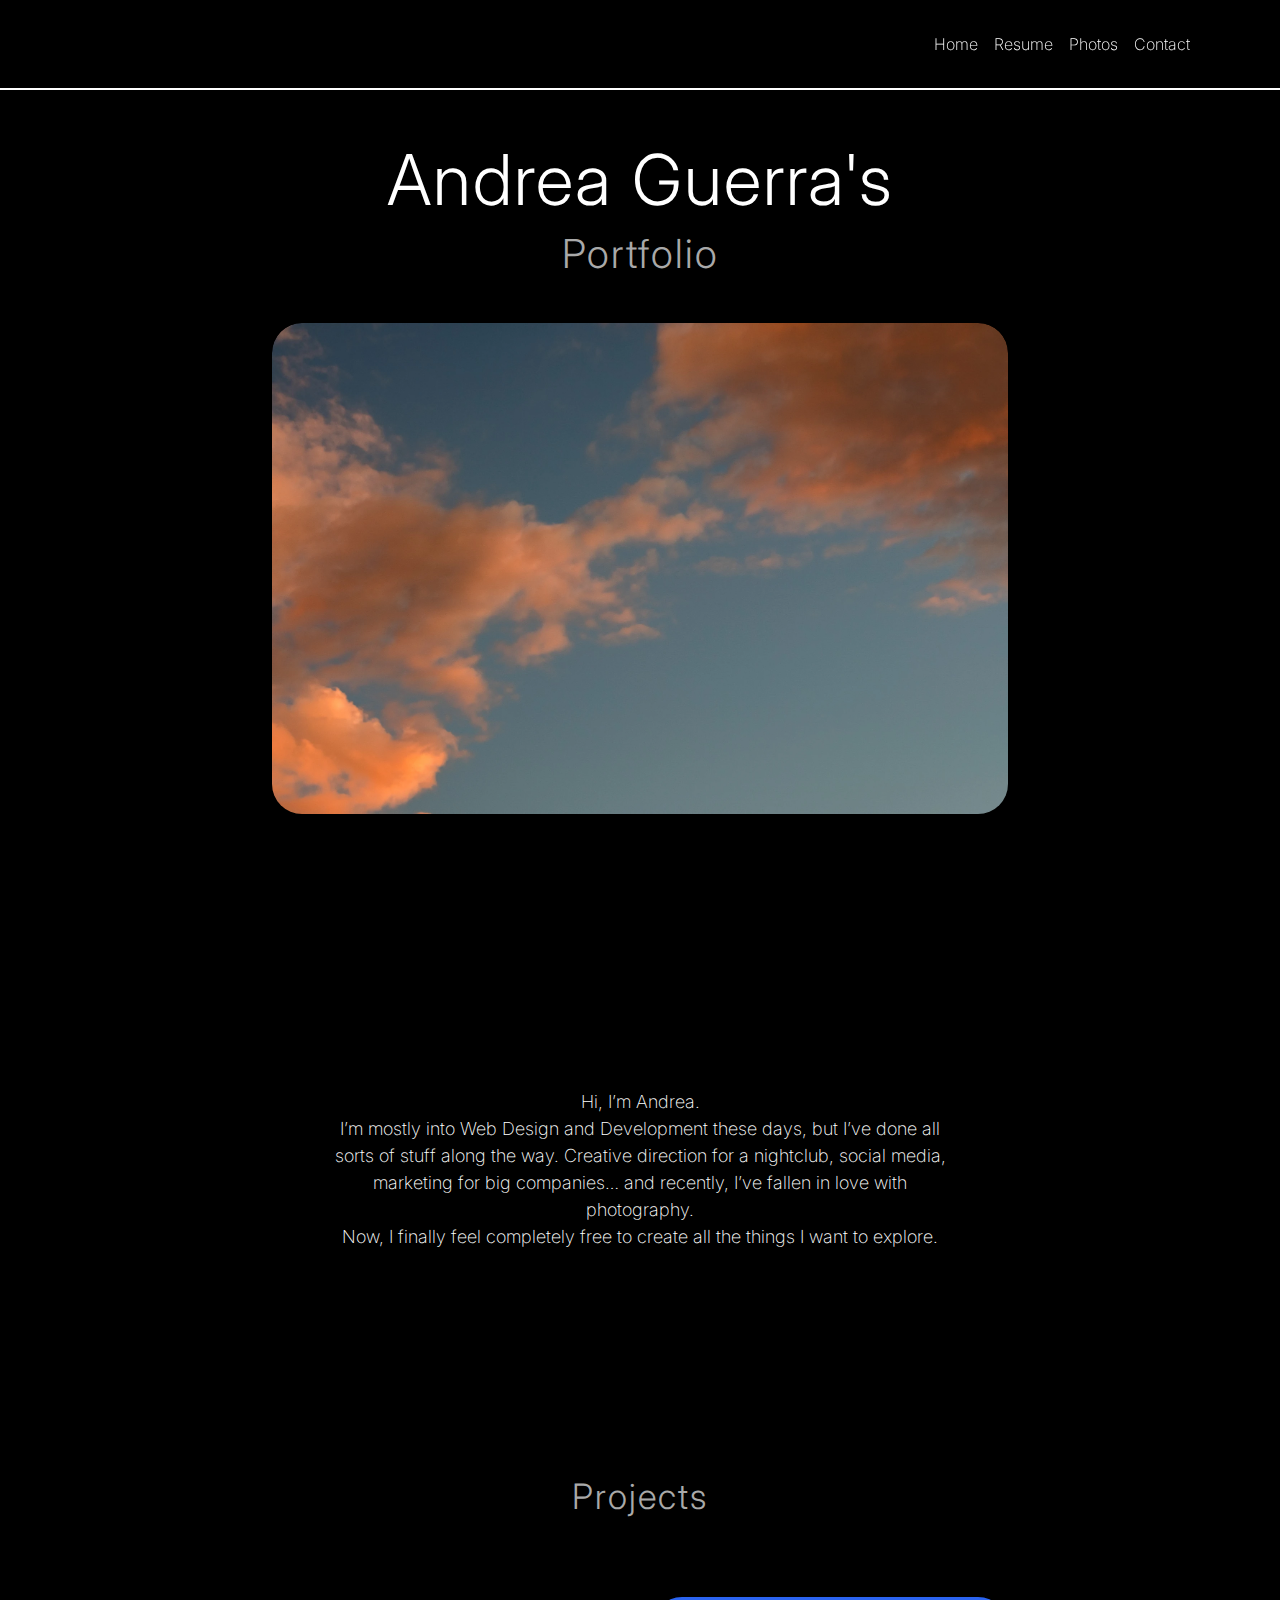
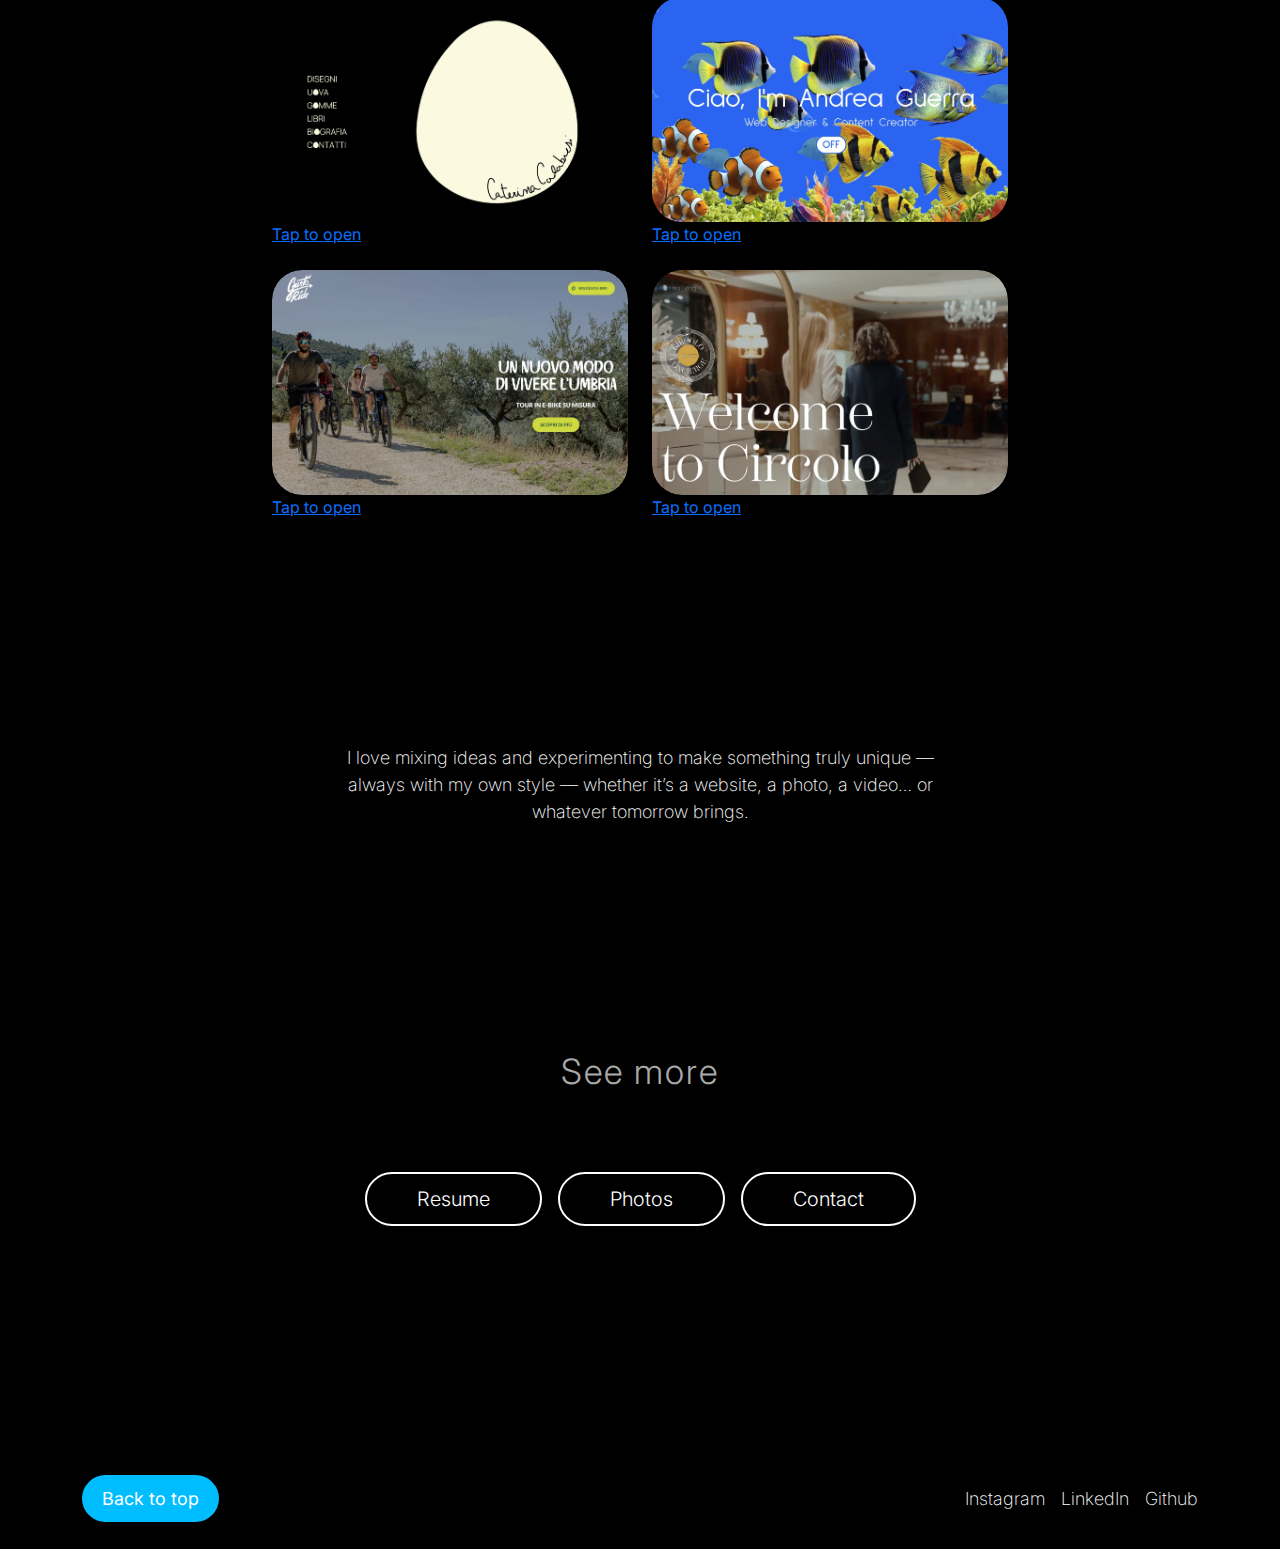
<file: index.html>
<!doctype html>
<html lang="en">
  <head>
    <meta charset="utf-8">
    <meta name="viewport" content="width=device-width, initial-scale=1">
    <title>Andrea Guerra's Portfolio</title>

  <!-- Favicon -->
  <link rel="icon" type="image/png" href="assets/img/Favicon Blu.png">

  <!-- Google Fonts -->
    <link rel="preconnect" href="https://fonts.googleapis.com">
<link rel="preconnect" href="https://fonts.gstatic.com" crossorigin>
<link href="https://fonts.googleapis.com/css2?family=Inter:ital,opsz,wght@0,14..32,100..900;1,14..32,100..900&display=swap" rel="stylesheet">
<link rel="stylesheet" href="style.css">

  <!-- Bootstrap CSS -->
<link href="https://cdn.jsdelivr.net/npm/bootstrap@5.3.8/dist/css/bootstrap.min.css" rel="stylesheet">
    <link rel="stylesheet" href="style.css">
  </head>

  <body>

<!-- Header -->
<nav class="navbar navbar-expand-lg custom-navbar sticky-top">
  <div class="container">
    <button class="navbar-toggler ms-auto" type="button" data-bs-toggle="collapse" 
      data-bs-target="#navbarNav" aria-controls="navbarNav" aria-expanded="false" aria-label="Toggle navigation">
      <span class="navbar-toggler-icon"></span>
    </button>

    <div class="collapse navbar-collapse justify-content-end" id="navbarNav">
      <ul class="navbar-nav text-center text-lg-end">
        <li class="nav-item">
          <a class="nav-link active" href="index.html">Home</a>
        </li>
        <li class="nav-item">
          <a class="nav-link" href="resume.html">Resume</a>
        </li>
        <li class="nav-item">
          <a class="nav-link" href="photos.html">Photos</a>
        </li>
        <li class="nav-item">
          <a class="nav-link" href="contact.html">Contact</a>
        </li>
      </ul>
    </div>
  </div>
</nav>

<!-- Titolo -->
<div class="container text-center mt-5"> 
    <div class="col">
      <h1>Andrea Guerra's</h1>
      <h2>Portfolio</h2>
    </div>
</div>

<!-- Carosello -->
<div class="container section-gap-5">
  <div class="row justify-content-center">
    <div class="col-12 col-md-10 col-lg-8">
      <div id="portfolioCarousel" class="carousel slide" data-bs-ride="carousel" data-bs-interval="2000">
        <div class="carousel-inner">
          <div class="carousel-item active">
            <img src="assets/img/DSC02444.webp" alt="Slide 1">
          </div>
          <div class="carousel-item">
            <img src="assets/img/DSC00081.webp" alt="Slide 2">
          </div>
          <div class="carousel-item">
            <img src="assets/img/DSC01264.webp" alt="Slide 3">
          </div>
          <div class="carousel-item">
            <img src="assets/img/DSC01371.webp" alt="Slide 4">
          </div>
          <div class="carousel-item">
            <img src="assets/img/DSC02436.webp" alt="Slide 5">
          </div>
        </div>
      </div>
    </div>
  </div>
</div>


  <!-- TESTO 1 -->
<div class="container text-center section-gap-25">
  <div class="row justify-content-center">
    <div class="col-7">
      <p>Hi, I’m Andrea.</p>
      <p>I’m mostly into Web Design and Development these days, but I’ve done all sorts of stuff along the way. Creative direction for a nightclub, social media, marketing for big companies… and recently, I’ve fallen in love with photography.</p>
      <p>Now, I finally feel completely free to create all the things I want to explore.</p>
    </div>
  </div>
</div>

<div class="container text-center section-gap-top-25">
  <div class="col">
    <h3>Projects</h3>
  </div>
</div>

  <!-- PROGETTI -->

<div class="container">
  <div class="row justify-content-center">
    <div class="col-12 col-md-8">
      <div class="row g-4">
        <div class="col-12 col-sm-6 col-md-6 col-lg-6">
          <a href="https://www.caterinacalabresi.com/" class="d-block box-link" target="_blank">
            <img src="assets/img/Sito Mamma.webp" class="img-fluid mamma-img" alt="Descrizione Immagine 1">
          </a>
             <a href="https://www.caterinacalabresi.com/" class="mobile-hint" target="_blank">Tap to open</a>
        </div>
        <div class="col-12 col-sm-6 col-md-6 col-lg-6">
          <a href="https://www.andreaguerra.space/" class="d-block box-link" target="_blank">
            <img src="assets/img/Sito Mio.webp" class="img-fluid" alt="Descrizione Immagine 2">
          </a>
             <a href="https://www.andreaguerra.space/" class="mobile-hint" target="_blank">Tap to open</a>
        </div>
        <div class="col-12 col-sm-6 col-md-6 col-lg-6">
          <a href="https://www.gustoride.it" class="d-block box-link" target="_blank">
            <img src="assets/img/Sito GustoRide.webp" class="img-fluid gusto-img" alt="Descrizione Immagine 3">
          </a>
             <a href="https://www.gustoride.it/" class="mobile-hint" target="_blank">Tap to open</a>
        </div>
        <div class="col-12 col-sm-6 col-md-6 col-lg-6">
          <a href="https://www.circoloconcierge.com" class="d-block box-link" target="_blank">
            <img src="assets/img/Sito Cocnierge.webp" class="img-fluid concierge-img" alt="Descrizione Immagine 4">
          </a>
             <a href="https://www.circoloconcierge.com/" class="mobile-hint" target="_blank">Tap to open</a>
        </div>
      </div>
    </div>
  </div>
</div>


  <!-- TESTO 2 -->
<div class="container text-center section-gap-25">
  <div class="row justify-content-center">
    <div class="col-7">
      <p> I love mixing ideas and experimenting to make something truly unique — always with my own style — whether it’s a website, a photo, a video… or whatever tomorrow brings.
 </p>
    </div>
  </div>
</div>

  <!-- BOTTONI -->

<div class="container text-center">
    <div class="col">
      <h3>See more</h3>
    </div>
</div>

<div class="container text-center bottom-gap-25">
  <div class="row justify-content-center g-3">
    <div class="col-12 col-md-auto">
      <a href="resume.html" class="btn-custom">Resume</a>
    </div>
    <div class="col-12 col-md-auto">
      <a href="photos.html" class="btn-custom">Photos</a>
    </div>
    <div class="col-12 col-md-auto">
      <a href="contact.html" class="btn-custom">Contact</a>
    </div>
  </div>
</div>



<!-- FOOTER -->
<footer class="py-4">
  <div class="container">
    <div class="row flex-column flex-md-row align-items-center justify-content-between text-center text-md-start">
      <!-- Bottone sopra su mobile -->
      <div class="col-auto mb-3 mb-md-0">
        <a href="#top" class="btn-footer">Back to top</a>
      </div>

      <!-- Link social sotto su mobile -->
      <div class="col-auto d-flex gap-3 justify-content-center justify-content-md-end">
        <a href="https://www.instagram.com/guerrra.andrea/" target="_blank" class="footer-link">Instagram</a>
        <a href="https://www.linkedin.com/in/andreaguerraofficial/" target="_blank" class="footer-link">LinkedIn</a>
        <a href="https://github.com/Cikella99" target="_blank" class="footer-link">Github</a>
      </div>
    </div>
  </div>
</footer>




    <script src="https://cdn.jsdelivr.net/npm/bootstrap@5.3.8/dist/js/bootstrap.bundle.min.js"></script>
  </body>
</html>
</file>
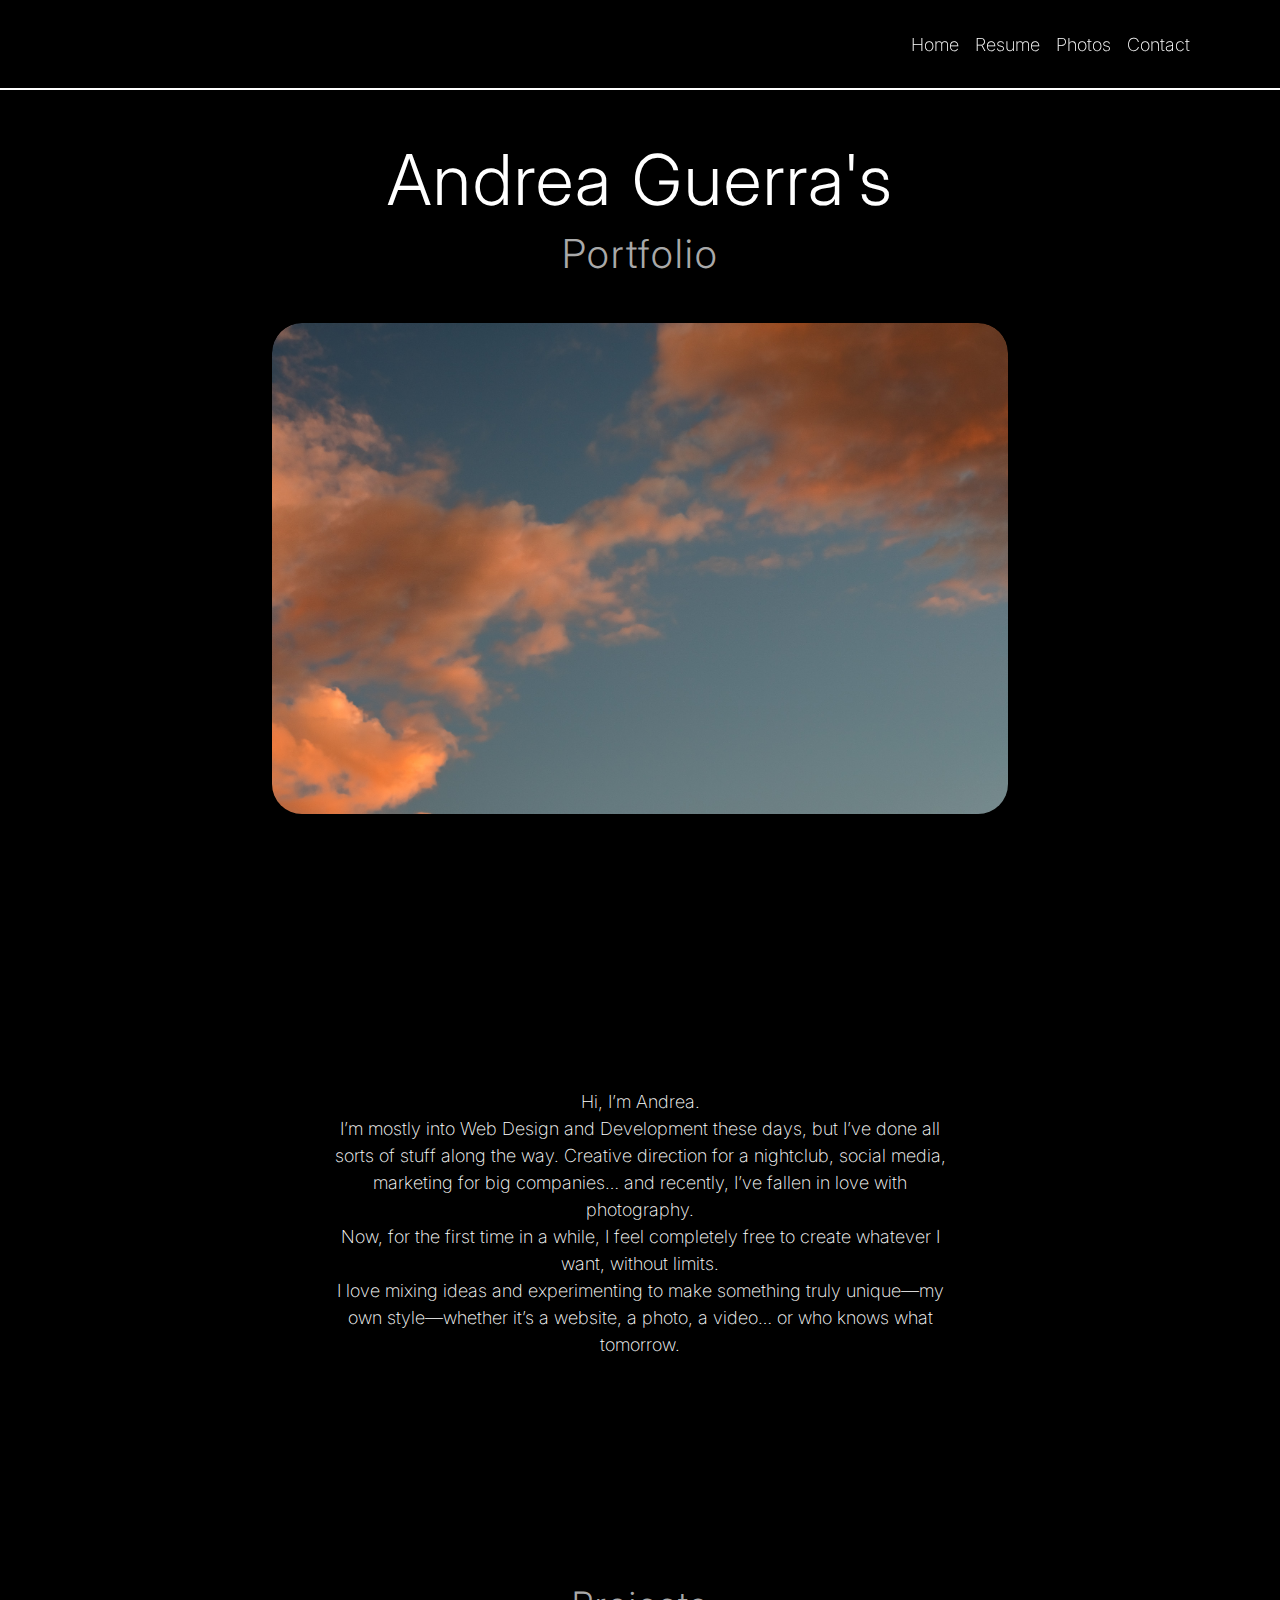
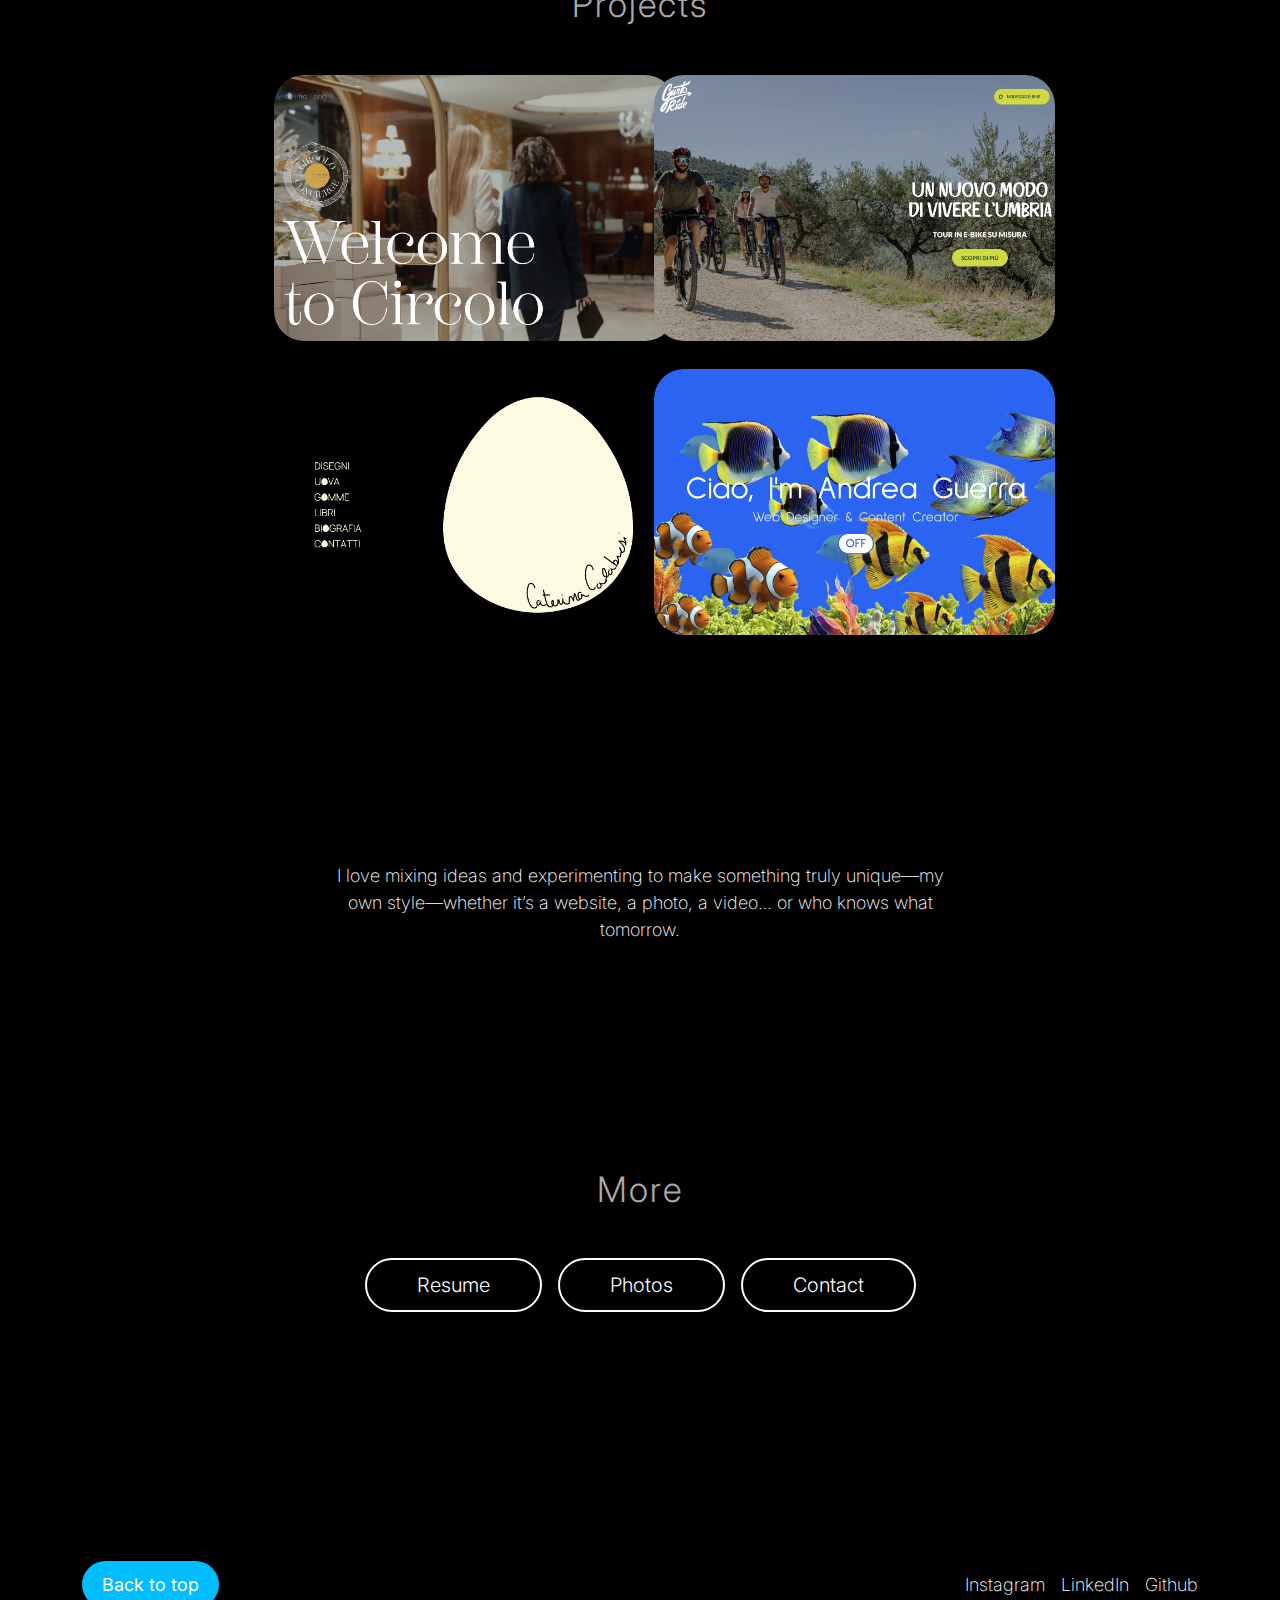
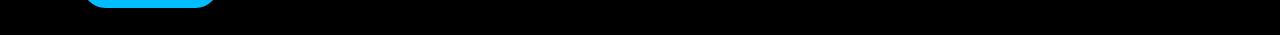
<file: AndreaGuerraPortfolio/index.html>
<!doctype html>
<html lang="en">
  <head>
    <meta charset="utf-8">
    <meta name="viewport" content="width=device-width, initial-scale=1">
    <title>Andrea Guerra's Portfolio</title>

  <!-- Favicon -->
  <link rel="icon" type="image/png" href="assets/img/Favicon Blu.png">

  <!-- Google Fonts -->
    <link rel="preconnect" href="https://fonts.googleapis.com">
<link rel="preconnect" href="https://fonts.gstatic.com" crossorigin>
<link href="https://fonts.googleapis.com/css2?family=Inter:ital,opsz,wght@0,14..32,100..900;1,14..32,100..900&display=swap" rel="stylesheet">
<link rel="stylesheet" href="style.css">

  <!-- Bootstrap CSS -->
<link href="https://cdn.jsdelivr.net/npm/bootstrap@5.3.8/dist/css/bootstrap.min.css" rel="stylesheet">
    <link rel="stylesheet" href="style.css">
  </head>

  <body>

<!-- Header -->
<nav class="navbar navbar-expand-lg custom-navbar sticky-top">
  <div class="container">
    <button class="navbar-toggler ms-auto" type="button" data-bs-toggle="collapse" 
      data-bs-target="#navbarNav" aria-controls="navbarNav" aria-expanded="false" aria-label="Toggle navigation">
      <span class="navbar-toggler-icon"></span>
    </button>

    <div class="collapse navbar-collapse justify-content-end" id="navbarNav">
      <ul class="navbar-nav text-center text-lg-end">
        <li class="nav-item">
          <a class="nav-link active" href="index.html">Home</a>
        </li>
        <li class="nav-item">
          <a class="nav-link" href="resume.html">Resume</a>
        </li>
        <li class="nav-item">
          <a class="nav-link" href="photos.html">Photos</a>
        </li>
        <li class="nav-item">
          <a class="nav-link" href="contact.html">Contact</a>
        </li>
      </ul>
    </div>
  </div>
</nav>

<!-- Titolo -->
<div class="container text-center mt-5"> 
    <div class="col">
      <h1>Andrea Guerra's</h1>
      <h2>Portfolio</h2>
    </div>
</div>

<!-- Carosello -->
<div class="container section-gap-5">
  <div class="row justify-content-center">
    <div class="col-12 col-md-10 col-lg-8">
      <div id="portfolioCarousel" class="carousel slide" data-bs-ride="carousel" data-bs-interval="2000">
        <div class="carousel-inner">
          <div class="carousel-item active">
            <img src="assets/img/DSC02444.jpg" alt="Slide 1">
          </div>
          <div class="carousel-item">
            <img src="assets/img/DSC00081.jpg" alt="Slide 2">
          </div>
          <div class="carousel-item">
            <img src="assets/img/DSC01264.jpg" alt="Slide 3">
          </div>
          <div class="carousel-item">
            <img src="assets/img/DSC01371.jpg" alt="Slide 4">
          </div>
          <div class="carousel-item">
            <img src="assets/img/DSC02436.jpg" alt="Slide 5">
          </div>
        </div>
      </div>
    </div>
  </div>
</div>


  <!-- TESTO 1 -->
<div class="container text-center section-gap-25">
  <div class="row justify-content-center">
    <div class="col-7">
      <p>Hi, I’m Andrea.</p>
      <p>I’m mostly into Web Design and Development these days, but I’ve done all sorts of stuff along the way. Creative direction for a nightclub, social media, marketing for big companies… and recently, I’ve fallen in love with photography.</p>
      <p>Now, for the first time in a while, I feel completely free to create whatever I want, without limits.</p>
      <p> I love mixing ideas and experimenting to make something truly unique—my own style—whether it’s a website, a photo, a video… or who knows what tomorrow.</p>
    </div>
  </div>
</div>

<div class="container text-center mt-5">
    <div class="col">
      <h3>Projects</h3>
    </div>
</div>


<!-- Progetti -->

<div class="container text-center mt-5">
  <!-- Prima riga -->
  <div class="row justify-content-center mb-4">
    <div class="col-12 col-md- col-sm-4">
      <a href="https://circoloconcierge.com" target="_blank" class="project-card">
<img src="assets/img/Sito Cocnierge.png" alt="Project 1" class="project-img concierge-img">
      </a>
    </div>
    <div class="col-12 col-sm-4">
      <a href="https://gustoride.it" target="_blank" class="project-card">
        <img src="assets/img/Sito GustoRide.png" alt="Project 2" class="project-img gusto-img">
      </a>
    </div>
  </div>

  <!-- Seconda riga -->
  <div class="row justify-content-center">
    <div class="col-12 col-sm-4">
      <a href="https://caterinacalabresi.com" target="_blank" class="project-card">
  <img src="assets/img/Sito Mamma.png" alt="Project 3" class="project-img mamma-img">
</a>
      </a>
    </div>
    <div class="col-12 col-sm-4">
      <a href="https://andreaguerra.space" target="_blank" class="project-card">
        <img src="assets/img/Sito Mio.png" alt="Project 4">
      </a>
    </div>
  </div>
</div>

  <!-- TESTO 2 -->
<div class="container text-center section-gap-25">
  <div class="row justify-content-center">
    <div class="col-7">
      <p> I love mixing ideas and experimenting to make something truly unique—my own style—whether it’s a website, a photo, a video… or who knows what tomorrow.
 </p>
    </div>
  </div>
</div>

  <!-- BOTTONI -->

<div class="container text-center section-gap-top-25">
    <div class="col">
      <h3>More</h3>
    </div>
</div>

<div class="container text-center mt-5 section-gap-25">
  <div class="row justify-content-center g-3">
    <div class="col-12 col-md-auto">
      <a href="resume.html" class="btn-custom">Resume</a>
    </div>
    <div class="col-12 col-md-auto">
      <a href="photos.html" class="btn-custom">Photos</a>
    </div>
    <div class="col-12 col-md-auto">
      <a href="contact.html" class="btn-custom">Contact</a>
    </div>
  </div>
</div>



<!-- FOOTER -->
<footer class="py-4">
  <div class="container ">
    <div class="row align-items-center justify-content-between">
      <!-- Bottone a sinistra -->
      <div class="col-auto">
        <a href="#top" class="btn-footer">Back to top</a>
      </div>

      <!-- Link social a destra -->
      <div class="col-auto d-flex gap-3">
        <a href="https://www.instagram.com/guerrra.andrea/" target="_blank" class="footer-link">Instagram</a>
        <a href="https://www.linkedin.com/in/andreaguerraofficial/" target="_blank" class="footer-link">LinkedIn</a>
        <a href="https://github.com/Cikella99" target="_blank" class="footer-link">Github</a>
      </div>
    </div>
  </div>
</footer>



    <script src="https://cdn.jsdelivr.net/npm/bootstrap@5.3.8/dist/js/bootstrap.bundle.min.js"></script>
  </body>
</html>
</file>
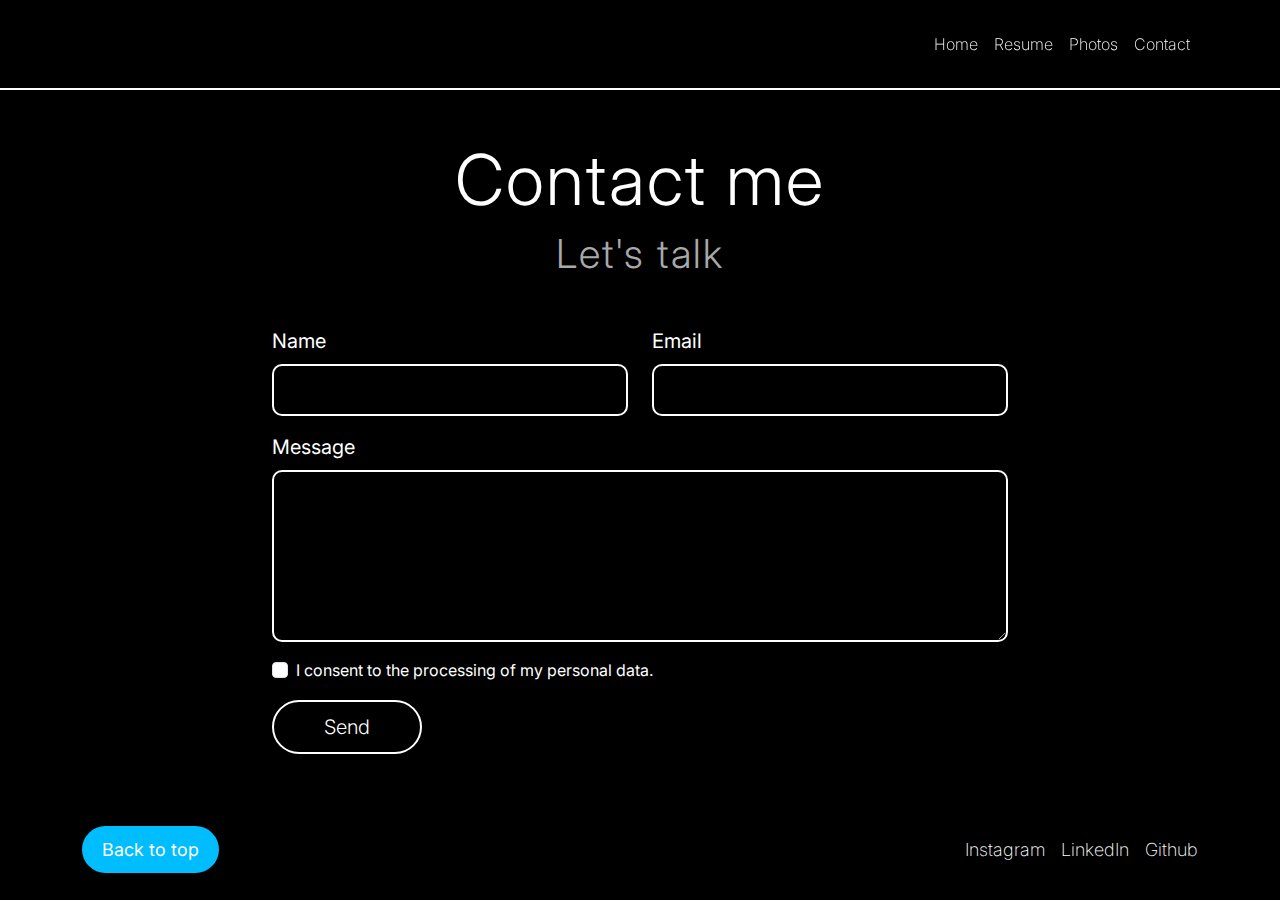
<file: contact.html>
<!doctype html>
<html lang="en">
  <head>
    <meta charset="utf-8">
    <meta name="viewport" content="width=device-width, initial-scale=1">
    <title>Andrea Guerra - Contact</title>

  <!-- Favicon -->
  <link rel="icon" type="image/png" href="assets/img/Favicon Blu.png">

  <!-- Google Fonts -->
    <link rel="preconnect" href="https://fonts.googleapis.com">
<link rel="preconnect" href="https://fonts.gstatic.com" crossorigin>
<link href="https://fonts.googleapis.com/css2?family=Inter:ital,opsz,wght@0,14..32,100..900;1,14..32,100..900&display=swap" rel="stylesheet">
<link rel="stylesheet" href="style.css">

  <!-- Bootstrap CSS -->
<link href="https://cdn.jsdelivr.net/npm/bootstrap@5.3.8/dist/css/bootstrap.min.css" rel="stylesheet">
    <link rel="stylesheet" href="style.css">
  </head>

<body style="display: flex; flex-direction: column; min-height: 100vh;">

<!-- Header -->
<nav class="navbar navbar-expand-lg custom-navbar sticky-top">
  <div class="container">
    <button class="navbar-toggler ms-auto" type="button" data-bs-toggle="collapse" 
      data-bs-target="#navbarNav" aria-controls="navbarNav" aria-expanded="false" aria-label="Toggle navigation">
      <span class="navbar-toggler-icon"></span>
    </button>

    <div class="collapse navbar-collapse justify-content-end" id="navbarNav">
      <ul class="navbar-nav text-center text-lg-end">
        <li class="nav-item">
          <a class="nav-link active" href="index.html">Home</a>
        </li>
        <li class="nav-item">
          <a class="nav-link" href="resume.html">Resume</a>
        </li>
        <li class="nav-item">
          <a class="nav-link" href="photos.html">Photos</a>
        </li>
        <li class="nav-item">
          <a class="nav-link" href="contact.html">Contact</a>
        </li>
      </ul>
    </div>
  </div>
</nav>

  <!-- Contenuto principale -->
  <div style="flex: 1;">
    <!-- Titolo -->
    <div class="container text-center mt-5">
      <div class="col">
        <h1>Contact me</h1>
        <h2>Let's talk</h2>
      </div>
    </div>

    <!-- FORM CONTATTI -->
    <div class="container my-5">
      <div class="row justify-content-center">
        <div class="col-12 col-md-8">
          <form action="#" method="POST" class="contact-form">
            <!-- Prima riga -->
            <div class="row mb-3">
              <div class="col-md-6">
                <label for="name" class="form-label">Name</label>
                <input type="text" id="name" name="name" class="form-control custom-input" required>
              </div>
              <div class="col-md-6">
                <label for="email" class="form-label">Email</label>
                <input type="email" id="email" name="email" class="form-control custom-input" required>
              </div>
            </div>

            <!-- Seconda riga -->
            <div class="row mb-3">
              <div class="col-12">
                <label for="message" class="form-label">Message</label>
                <textarea id="message" name="message" rows="6" class="form-control custom-input" required></textarea>
              </div>
            </div>

                    <!-- Checkbox Privacy -->
        <div class="row mb-3">
          <div class="col-12">
            <div class="form-check">
              <input class="form-check-input" type="checkbox" id="privacy" required>
              <label class="form-check-label" for="privacy">
                I consent to the processing of my personal data.
              </label>
            </div>
          </div>
        </div>

            <!-- Pulsante -->
            <div class="row">
              <div class="col-12 text-start">
                <button type="submit" class="btn btn-custom">Send</button>
              </div>
            </div>
          </form>
        </div>
      </div>
    </div>
  </div>



<!-- FOOTER -->
<footer class="py-4">
  <div class="container">
    <div class="row flex-column flex-md-row align-items-center justify-content-between text-center text-md-start">
      <!-- Bottone sopra su mobile -->
      <div class="col-auto mb-3 mb-md-0">
        <a href="#top" class="btn-footer">Back to top</a>
      </div>

      <!-- Link social sotto su mobile -->
      <div class="col-auto d-flex gap-3 justify-content-center justify-content-md-end">
        <a href="https://www.instagram.com/guerrra.andrea/" target="_blank" class="footer-link">Instagram</a>
        <a href="https://www.linkedin.com/in/andreaguerraofficial/" target="_blank" class="footer-link">LinkedIn</a>
        <a href="https://github.com/Cikella99" target="_blank" class="footer-link">Github</a>
      </div>
    </div>
  </div>
</footer>



    <script src="https://cdn.jsdelivr.net/npm/bootstrap@5.3.8/dist/js/bootstrap.bundle.min.js"></script>
  </body>
</html>
</file>
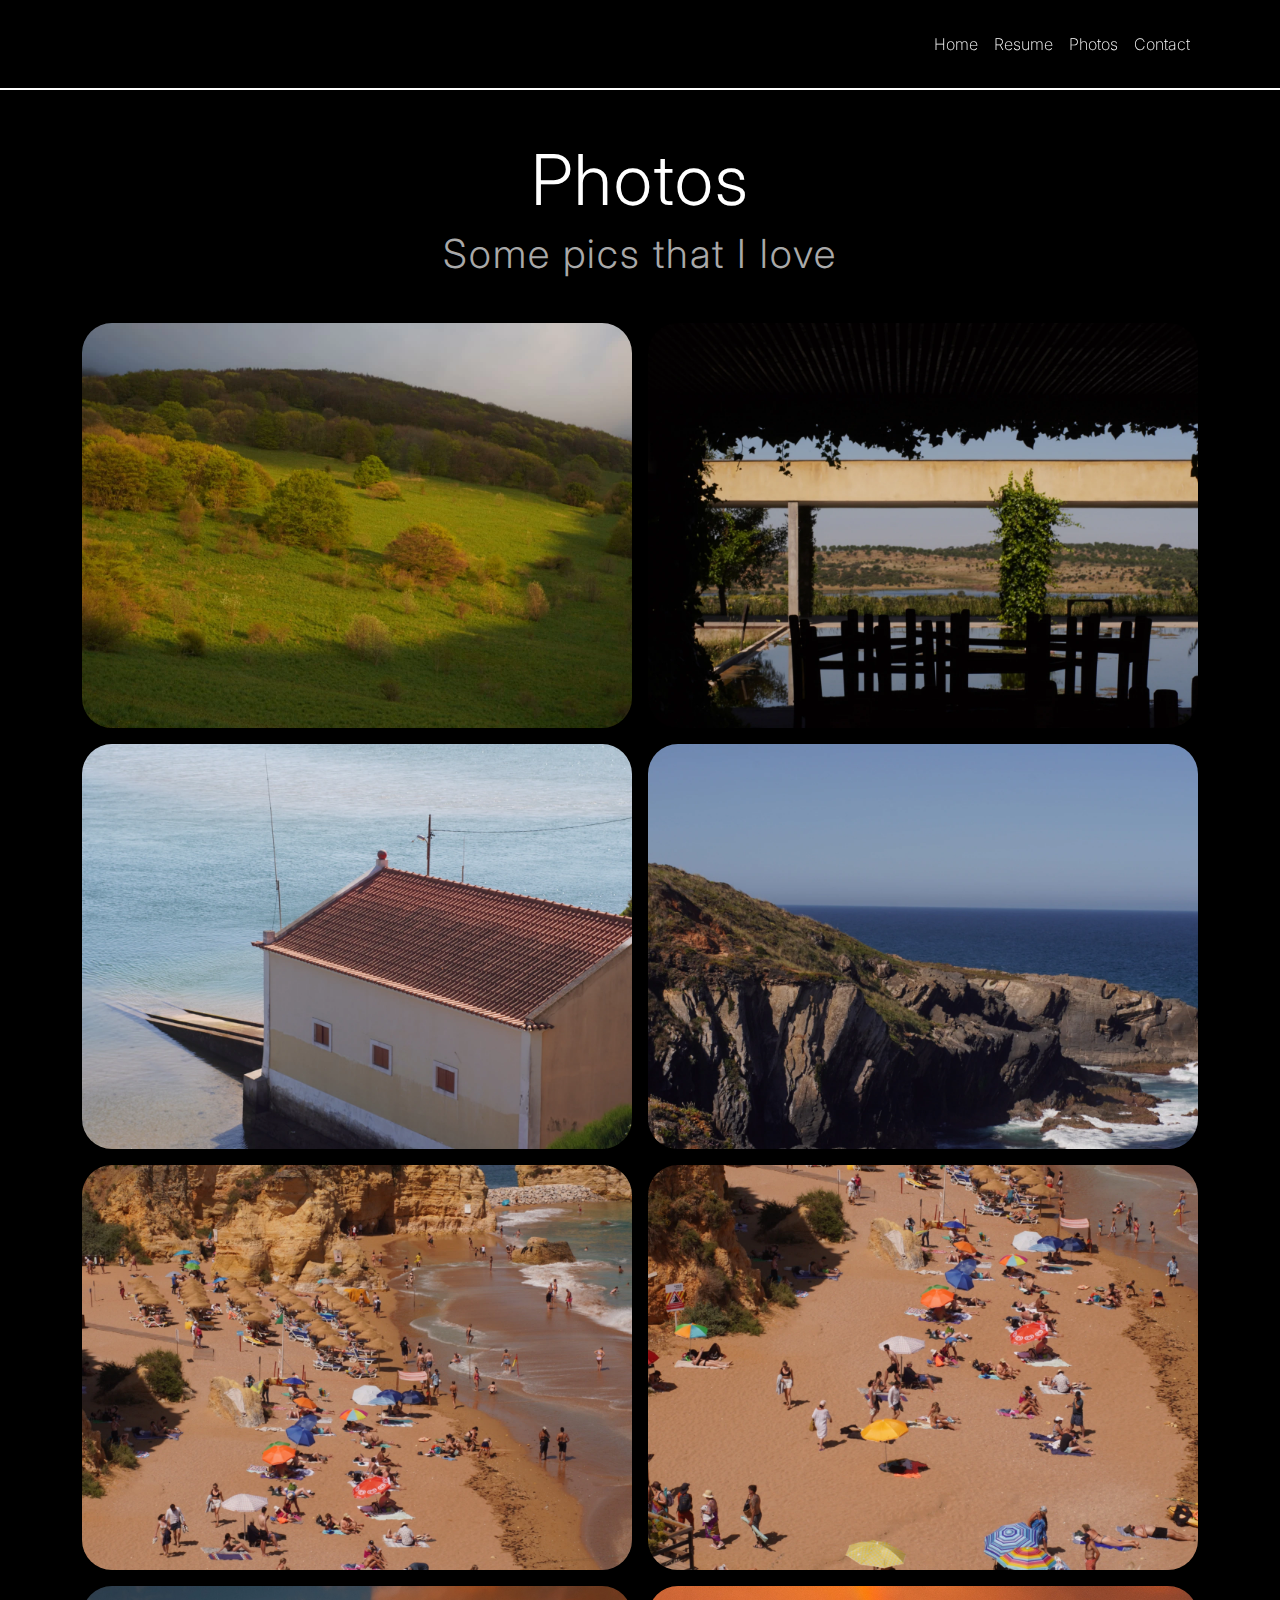
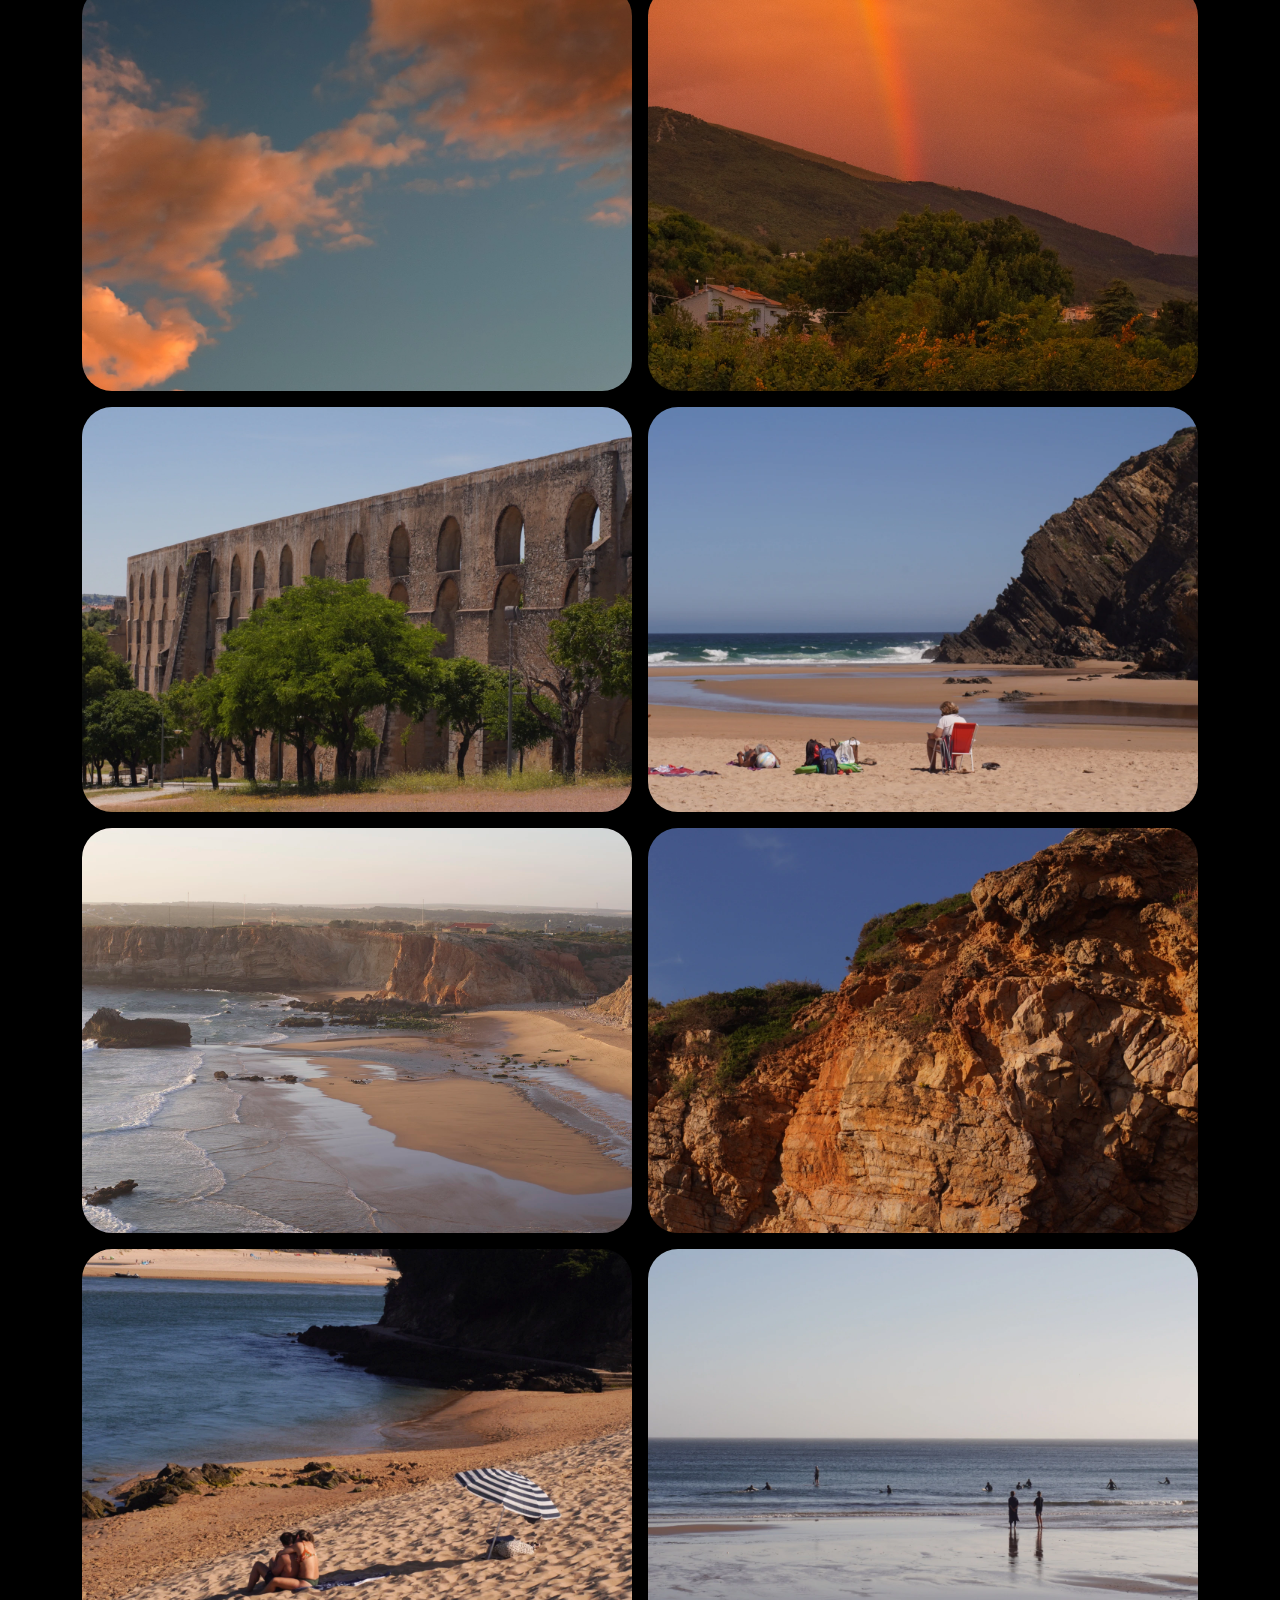
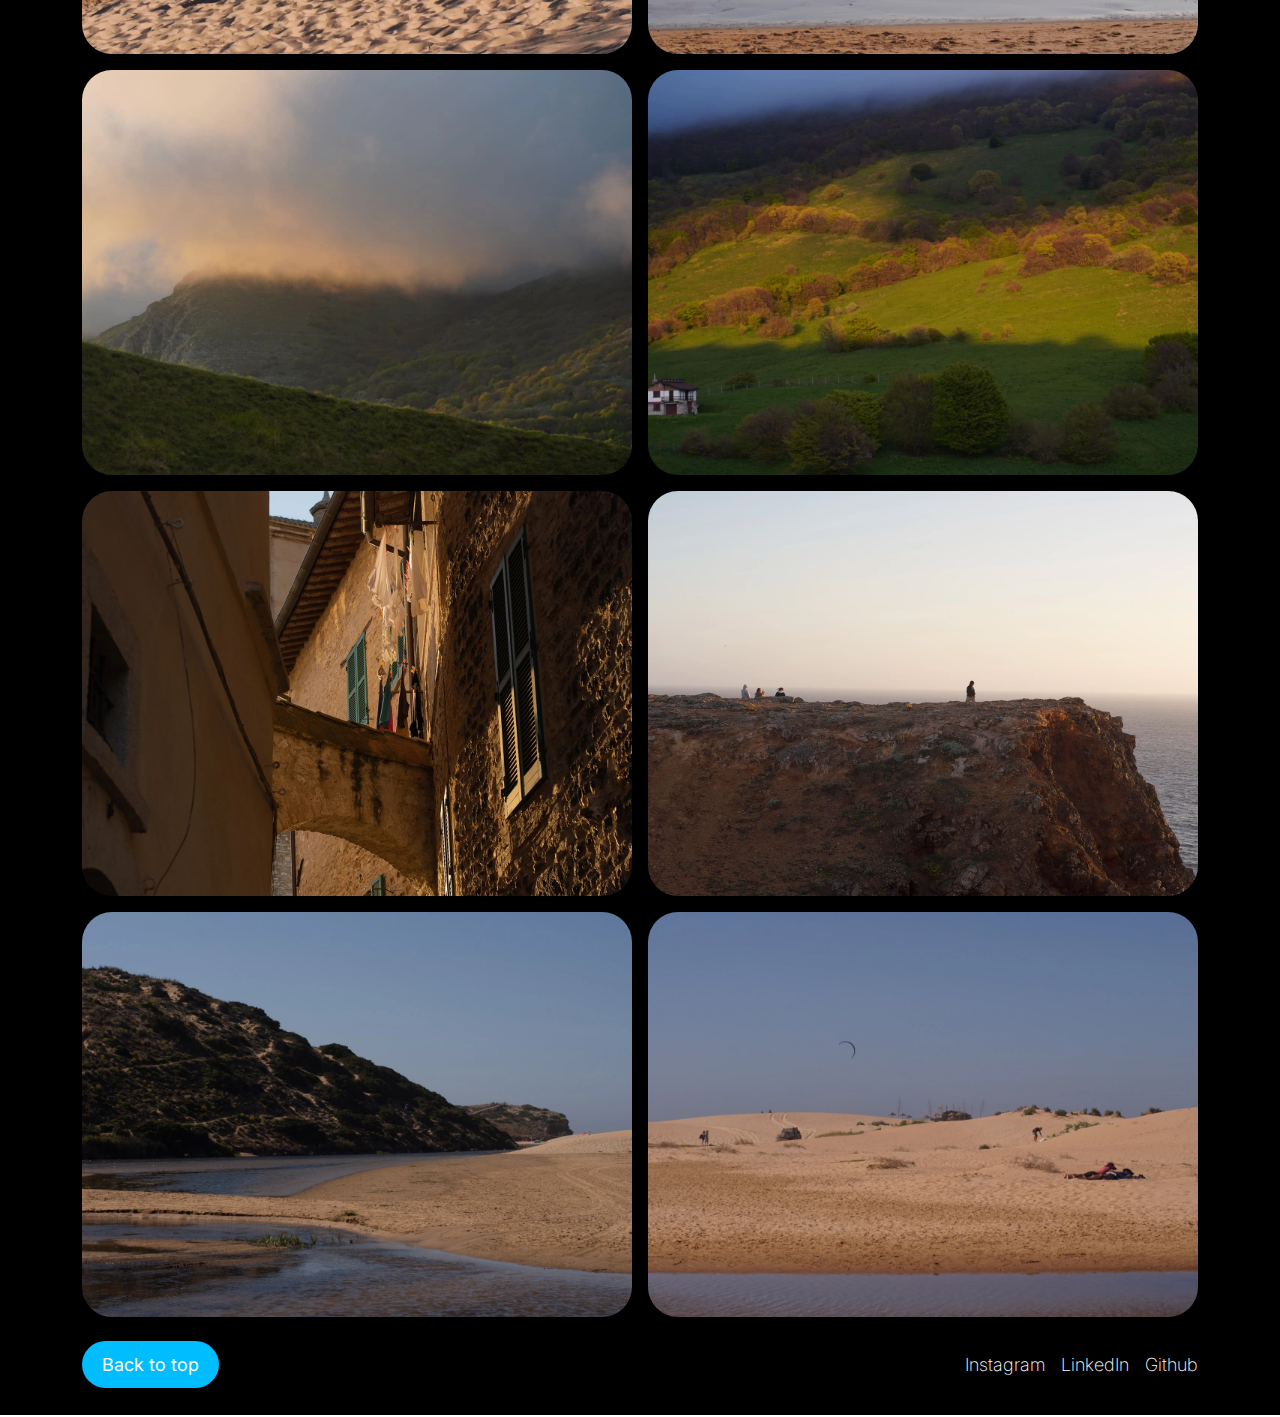
<file: photos.html>
<!doctype html>
<html lang="en">
  <head>
    <meta charset="utf-8">
    <meta name="viewport" content="width=device-width, initial-scale=1">
    <title>Andrea Guerra - Photos</title>

  <!-- Favicon -->
  <link rel="icon" type="image/png" href="assets/img/Favicon Rombo.png">

  <!-- Google Fonts -->
    <link rel="preconnect" href="https://fonts.googleapis.com">
<link rel="preconnect" href="https://fonts.gstatic.com" crossorigin>
<link href="https://fonts.googleapis.com/css2?family=Inter:ital,opsz,wght@0,14..32,100..900;1,14..32,100..900&display=swap" rel="stylesheet">
<link rel="stylesheet" href="style.css">

  <!-- Bootstrap CSS -->
<link href="https://cdn.jsdelivr.net/npm/bootstrap@5.3.8/dist/css/bootstrap.min.css" rel="stylesheet">
    <link rel="stylesheet" href="style.css">
  </head>

  <body>

<!-- HEADER -->
<nav class="navbar navbar-expand-lg custom-navbar sticky-top">
  <div class="container">
    <button class="navbar-toggler ms-auto" type="button" data-bs-toggle="collapse" 
      data-bs-target="#navbarNav" aria-controls="navbarNav" aria-expanded="false" aria-label="Toggle navigation">
      <span class="navbar-toggler-icon"></span>
    </button>

    <div class="collapse navbar-collapse justify-content-end" id="navbarNav">
      <ul class="navbar-nav text-center text-lg-end">
        <li class="nav-item">
          <a class="nav-link active" href="index.html">Home</a>
        </li>
        <li class="nav-item">
          <a class="nav-link" href="resume.html">Resume</a>
        </li>
        <li class="nav-item">
          <a class="nav-link" href="photos.html">Photos</a>
        </li>
        <li class="nav-item">
          <a class="nav-link" href="contact.html">Contact</a>
        </li>
      </ul>
    </div>
  </div>
</nav>

  <!-- TITOLO -->
<div class="container text-center mt-5 section-gap-5">
    <div class="col">
      <h1>Photos</h1>
      <h2>Some pics that I love</h2>
    </div>
</div>

<div class="container">
  <div class="row justify-content-center g-3 section-gap-bottom-25">
    <!-- Riga 1 -->
    <div class="col-lg-6 col-12">
      <img src="assets/img/DSC00081.webp" class="portfolio-img" object-fit:cover;" alt="">
    </div>
    <div class="col-lg-6 col-12">
      <img src="assets/img/DSC01221.webp" class="portfolio-img" object-fit:cover;" alt="">
    </div>

    <!-- Riga 2 -->
    <div class="col-lg-6 col-12">
      <img src="assets/img/DSC01264.webp" class="portfolio-img" object-fit:cover;" alt="">
    </div>
    <div class="col-lg-6 col-12">
      <img src="assets/img/DSC01371.webp" class="portfolio-img" object-fit:cover;" alt="">
    </div>

    <!-- Riga 3 -->
    <div class="col-lg-6 col-12">
      <img src="assets/img/DSC01747.webp" class="portfolio-img" object-fit:cover;" alt="">
    </div>
    <div class="col-lg-6 col-12">
      <img src="assets/img/DSC01753.webp" class="portfolio-img" object-fit:cover;" alt="">
    </div>

    <!-- Riga 4 -->
    <div class="col-lg-6 col-12">
      <img src="assets/img/DSC02444.webp" class="portfolio-img" object-fit:cover;" alt="">
    </div>
    <div class="col-lg-6 col-12">
      <img src="assets/img/DSC02436.webp" class="portfolio-img" object-fit:cover;" alt="">
    </div>

    <!-- Riga 5 -->
    <div class="col-lg-6 col-12">
      <img src="assets/img/DSC00866.webp" class="portfolio-img" object-fit:cover;" alt="">
    </div>
    <div class="col-lg-6 col-12">
      <img src="assets/img/DSC01388.webp" class="portfolio-img" object-fit:cover;" alt="">
    </div>

    <!-- Riga 6 -->
    <div class="col-lg-6 col-12">
      <img src="assets/img/DSC01599.webp" class="portfolio-img" object-fit:cover;" alt="">
    </div>
    <div class="col-lg-6 col-12">
      <img src="assets/img/DSC01690.webp" class="portfolio-img" object-fit:cover;" alt="">
    </div>

    <!-- Riga 7 -->
    <div class="col-lg-6 col-12">
      <img src="assets/img/DSC01305.webp" class="portfolio-img" object-fit:cover;" alt="">
    </div>
    <div class="col-lg-6 col-12">
      <img src="assets/img/DSC01694.webp" class="portfolio-img" object-fit:cover;" alt="">
    </div>

    <!-- Riga 8 -->
    <div class="col-lg-6 col-12">
      <img src="assets/img/DSC00093.webp" class="portfolio-img" object-fit:cover;" alt="">
    </div>
    <div class="col-lg-6 col-12">
      <img src="assets/img/DSC00089.webp" class="portfolio-img" object-fit:cover;" alt="">
    </div>

    <!-- Riga 9 -->
    <div class="col-lg-6 col-12">
      <img src="assets/img/DSC01977.webp" class="portfolio-img" object-fit:cover;" alt="">
    </div>
    <div class="col-lg-6 col-12">
      <img src="assets/img/DSC01616.webp" class="portfolio-img" object-fit:cover;" alt="">
    </div>

    <!-- Riga 10 -->
    <div class="col-lg-6 col-12">
      <img src="assets/img/DSC01478.webp" class="portfolio-img" object-fit:cover;" alt="">
    </div>
    <div class="col-lg-6 col-12">
      <img src="assets/img/DSC01475.webp" class="portfolio-img" object-fit:cover;" alt="">
    </div>
  </div>
</div>


<!-- FOOTER -->
<footer class="py-4">
  <div class="container ">
    <div class="row align-items-center justify-content-between">
      <!-- Bottone a sinistra -->
      <div class="col-auto">
        <a href="#top" class="btn-footer">Back to top</a>
      </div>

      <!-- Link social a destra -->
      <div class="col-auto d-flex gap-3">
        <a href="https://www.instagram.com/guerrra.andrea/" target="_blank" class="footer-link">Instagram</a>
        <a href="https://www.linkedin.com/in/andreaguerraofficial/" target="_blank" class="footer-link">LinkedIn</a>
        <a href="https://github.com/Cikella99" target="_blank" class="footer-link">Github</a>
      </div>
    </div>
  </div>
</footer>

    <script src="https://cdn.jsdelivr.net/npm/bootstrap@5.3.8/dist/js/bootstrap.bundle.min.js"></script>
  </body>
</html>
</file>
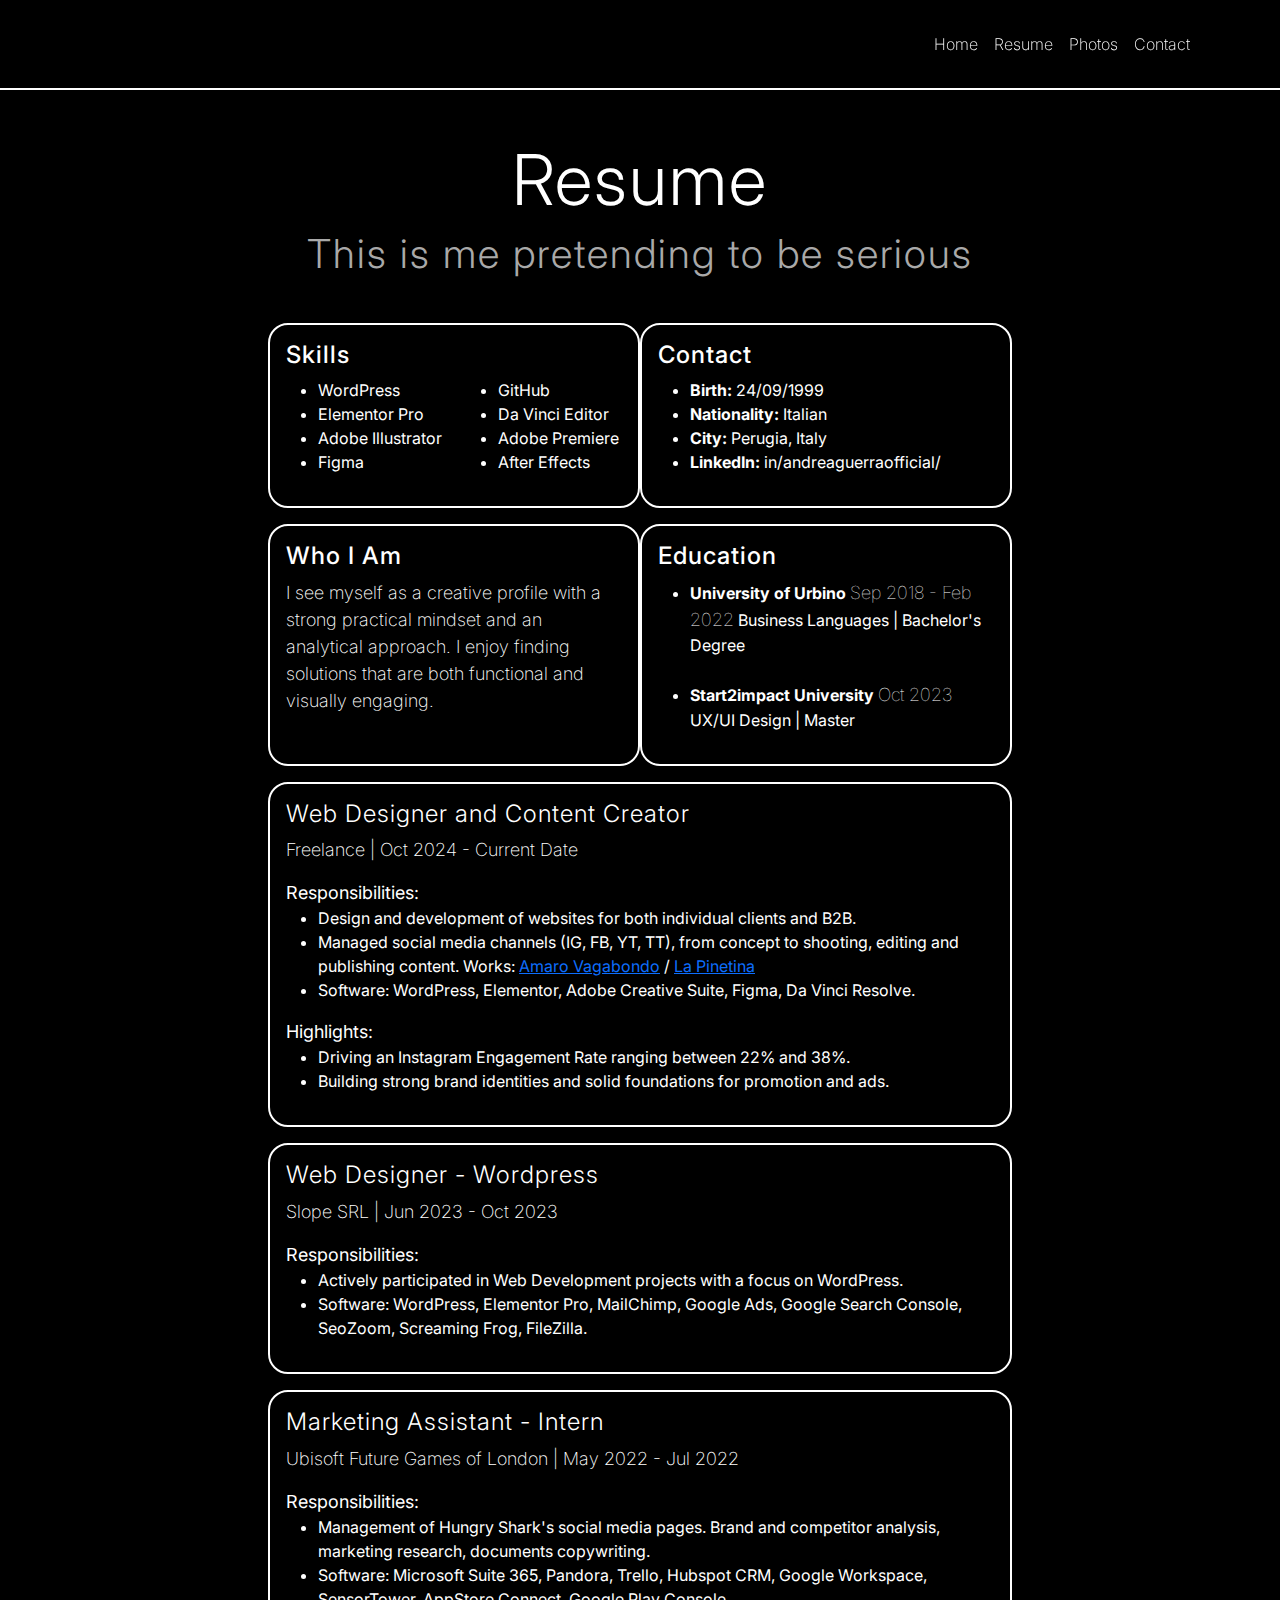
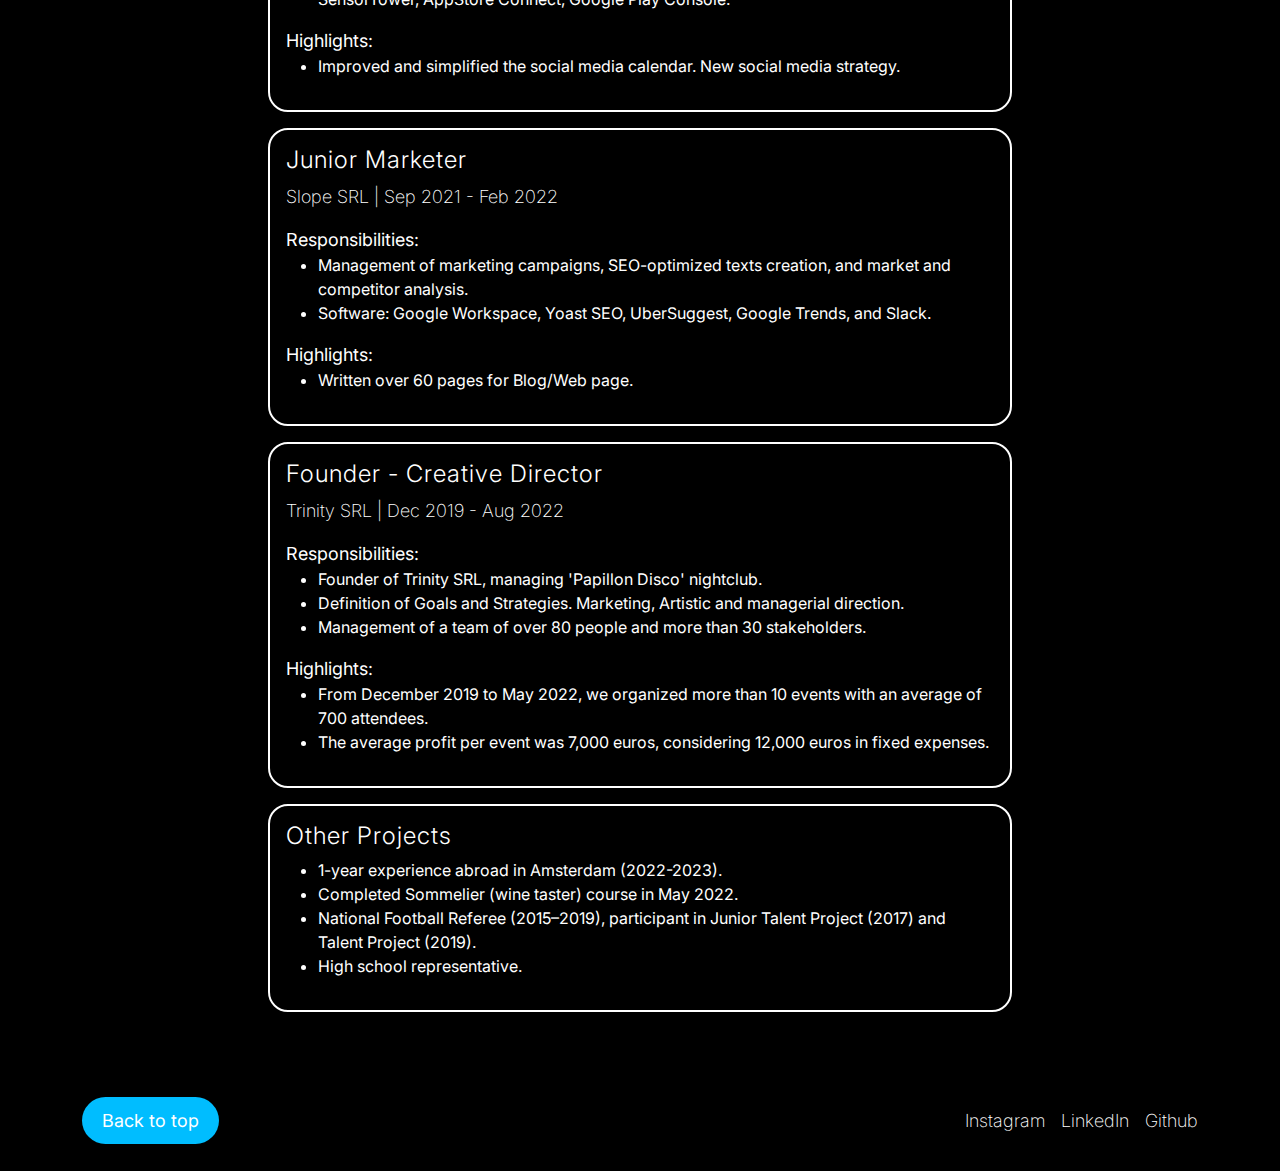
<file: resume.html>
<!doctype html>
<html lang="en">
  <head>
    <meta charset="utf-8">
    <meta name="viewport" content="width=device-width, initial-scale=1">
    <title>Andrea Guerra - Resume</title>

  <!-- Favicon -->
  <link rel="icon" type="image/png" href="assets/img/Favicon Blu.png">

  <!-- Google Fonts -->
    <link rel="preconnect" href="https://fonts.googleapis.com">
<link rel="preconnect" href="https://fonts.gstatic.com" crossorigin>
<link href="https://fonts.googleapis.com/css2?family=Inter:ital,opsz,wght@0,14..32,100..900;1,14..32,100..900&display=swap" rel="stylesheet">
<link rel="stylesheet" href="style.css">

  <!-- Bootstrap CSS -->
<link href="https://cdn.jsdelivr.net/npm/bootstrap@5.3.8/dist/css/bootstrap.min.css" rel="stylesheet">
    <link rel="stylesheet" href="style.css">
  </head>

  <body>

<nav class="navbar navbar-expand-lg custom-navbar sticky-top">
  <div class="container">
    <button class="navbar-toggler ms-auto" type="button" data-bs-toggle="collapse" 
      data-bs-target="#navbarNav" aria-controls="navbarNav" aria-expanded="false" aria-label="Toggle navigation">
      <span class="navbar-toggler-icon"></span>
    </button>

    <div class="collapse navbar-collapse justify-content-end" id="navbarNav">
      <ul class="navbar-nav text-center text-lg-end">
        <li class="nav-item">
          <a class="nav-link active" href="index.html">Home</a>
        </li>
        <li class="nav-item">
          <a class="nav-link" href="resume.html">Resume</a>
        </li>
        <li class="nav-item">
          <a class="nav-link" href="photos.html">Photos</a>
        </li>
        <li class="nav-item">
          <a class="nav-link" href="contact.html">Contact</a>
        </li>
      </ul>
    </div>
  </div>
</nav>

<main>

<div class="container text-center mt-5">
    <div class="col">
      <h1>Resume</h1>
      <h2>This is me pretending to be serious</h2>
    </div>
</div>


<!-- Curriculum Section -->
<div class="container px-4 section-gap-5">
    <!-- Prima riga -->
  <div class="row justify-content-center">
    <!-- Skills -->
    <div class="col-12 col-md-10 col-lg-4 cv-box">
      <h4 class="titolino">Skills</h4>
      <div class="row">
        <div class="col-6">
          <ul class="list"> 
            <li>WordPress</li>
            <li>Elementor Pro</li>
            <li>Adobe Illustrator</li>
            <li>Figma</li>
          </ul>
        </div>
        <div class="col-6">
          <ul class="list">
            <li>GitHub</li>
            <li>Da Vinci Editor</li>
            <li>Adobe Premiere</li>
            <li>After Effects</li>
          </ul>
        </div>
      </div>
    </div>

    <!-- Contact -->
    <div class="col-12 col-md-10 col-lg-4 cv-box">
      <h4 class="titolino">Contact</h4>
      <ul class="list">
        <li><strong>Birth:</strong> 24/09/1999</li>
        <li><strong>Nationality:</strong> Italian</li>
        <li><strong>City:</strong> Perugia, Italy</li>
        <li><strong>LinkedIn:</strong> in/andreaguerraofficial/</li>
      </ul>
    </div>
  </div>

  <!-- Seconda riga -->
  <div class="row justify-content-center section-gap-bottom-5">
    <!-- Who I am -->
    <div class="col-12 col-md-10 col-lg-4 cv-box">
      <h4 class="titolino">Who I Am</h4>
       <p class="description">
        I see myself as a creative profile with a strong practical mindset and an analytical approach.
        I enjoy finding solutions that are both functional and visually engaging.
      </p>
    </div>

    <!-- Education -->
    <div class="col-12 col-md-10 col-lg-4 cv-box">
      <h4 class="titolino">Education</h4>
      <ul class="education-list">
        <li>
          <strong>University of Urbino</strong>
          <span class="date">Sep 2018 - Feb 2022</span>
          Business Languages | Bachelor's Degree
        </li>
        <br>
        <li>
          <strong>Start2impact University</strong>
          <span class="date">Oct 2023</span>
          UX/UI Design | Master
        </li>
      </ul>
    </div>

<!-- Esperienze Lavorative -->
<div class="container">

  <!-- Esperienza 1 -->
  <div class="row justify-content-center">
    <div class="col-12 col-md-10 col-lg-8 cv-box experience-box mx-auto">
      <h4 class="titolino">Web Designer and Content Creator</h4>
      <span class="date">Freelance | Oct 2024 - Current Date</span>

      <p class="description"><strong>Responsibilities:</strong></p>
      <ul class="list">
        <li>Design and development of websites for both individual clients and B2B.</li>
        <li>
          Managed social media channels (IG, FB, YT, TT), from concept to shooting, editing and publishing content. Works: 
          <a href="https://www.instagram.com/amarovagabondo/" target="_blank" class="link-white">Amaro Vagabondo</a> / 
          <a href="https://www.instagram.com/lapinetina_gualdotadino/" target="_blank" class="link-white">La Pinetina</a>
        </li>       
        <li>Software: WordPress, Elementor, Adobe Creative Suite, Figma, Da Vinci Resolve.</li>
      </ul>

      <p class="description"><strong>Highlights:</strong></p>
      <ul class="list highlights-list">
        <li>Driving an Instagram Engagement Rate ranging between 22% and 38%.</li>
        <li>Building strong brand identities and solid foundations for promotion and ads.</li>
      </ul>
    </div>
  </div>

  <!-- Esperienza 2 -->
  <div class="row justify-content-center">
    <div class="col-12 col-md-10 col-lg-8 cv-box experience-box">
      <h4 class="titolino">Web Designer - Wordpress</h4>
      <span class="date">Slope SRL | Jun 2023 - Oct 2023</span>

      <p class="description"><strong>Responsibilities:</strong></p>
      <ul class="list">
        <li>Actively participated in Web Development projects with a focus on WordPress.</li>
        <li>Software: WordPress, Elementor Pro, MailChimp, Google Ads, Google Search Console, SeoZoom, Screaming Frog, FileZilla.</li>
      </ul>
    </div>
  </div>

  <!-- Esperienza 3 -->
  <div class="row justify-content-center">
    <div class="col-12 col-md-10 col-lg-8 cv-box experience-box">
      <h4 class="titolino">Marketing Assistant - Intern</h4>
      <span class="date">Ubisoft Future Games of London | May 2022 - Jul 2022</span>

      <p class="description"><strong>Responsibilities:</strong></p>
      <ul class="list">
        <li>Management of Hungry Shark's social media pages. Brand and competitor analysis, marketing research, documents copywriting.</li>
        <li>Software: Microsoft Suite 365, Pandora, Trello, Hubspot CRM, Google Workspace, SensorTower, AppStore Connect, Google Play Console.</li>
      </ul>

      <p class="description"><strong>Highlights:</strong></p>
      <ul class="list highlights-list">
        <li>Improved and simplified the social media calendar. New social media strategy.</li>
      </ul>
    </div>
  </div>

  <!-- Esperienza 4 -->
  <div class="row justify-content-center">
    <div class="col-12 col-md-10 col-lg-8 cv-box experience-box">
      <h4 class="titolino">Junior Marketer</h4>
      <span class="date">Slope SRL | Sep 2021 - Feb 2022</span>

      <p class="description"><strong>Responsibilities:</strong></p>
      <ul class="list">
        <li>Management of marketing campaigns, SEO-optimized texts creation, and market and competitor analysis.</li>
        <li>Software: Google Workspace, Yoast SEO, UberSuggest, Google Trends, and Slack.</li>
      </ul>

      <p class="description"><strong>Highlights:</strong></p>
      <ul class="list highlights-list">
        <li>Written over 60 pages for Blog/Web page.</li>
      </ul>
    </div>
  </div>

  <!-- Esperienza 5 -->
  <div class="row justify-content-center">
    <div class="col-12 col-md-10 col-lg-8 cv-box experience-box">
      <h4 class="titolino">Founder - Creative Director</h4>
      <span class="date">Trinity SRL | Dec 2019 - Aug 2022</span>

      <p class="description"><strong>Responsibilities:</strong></p>
      <ul class="list">
        <li>Founder of Trinity SRL, managing 'Papillon Disco' nightclub.</li>
        <li>Definition of Goals and Strategies. Marketing, Artistic and managerial direction.</li>
        <li>Management of a team of over 80 people and more than 30 stakeholders.</li>
      </ul>

      <p class="description"><strong>Highlights:</strong></p>
      <ul class="list highlights-list">
        <li>From December 2019 to May 2022, we organized more than 10 events with an average of 700 attendees.</li>
        <li>The average profit per event was 7,000 euros, considering 12,000 euros in fixed expenses.</li>
      </ul>
    </div>
  </div>

  <!-- Other Projects -->
  <div class="row justify-content-center">
    <div class="col-12 col-md-10 col-lg-8 cv-box experience-box">
      <h4 class="titolino">Other Projects</h4>
      <ul class="list">
        <li>1-year experience abroad in Amsterdam (2022-2023).</li>
        <li>Completed Sommelier (wine taster) course in May 2022.</li>
        <li>National Football Referee (2015–2019), participant in Junior Talent Project (2017) and Talent Project (2019).</li>
        <li>High school representative.</li>
      </ul>
    </div>
  </div>

</div>


</main>




<!-- FOOTER -->
<footer class="py-4">
  <div class="container">
    <div class="row flex-column flex-md-row align-items-center justify-content-between text-center text-md-start">
      <!-- Bottone sopra su mobile -->
      <div class="col-auto mb-3 mb-md-0">
        <a href="#top" class="btn-footer">Back to top</a>
      </div>

      <!-- Link social sotto su mobile -->
      <div class="col-auto d-flex gap-3 justify-content-center justify-content-md-end">
        <a href="https://www.instagram.com/guerrra.andrea/" target="_blank" class="footer-link">Instagram</a>
        <a href="https://www.linkedin.com/in/andreaguerraofficial/" target="_blank" class="footer-link">LinkedIn</a>
        <a href="https://github.com/Cikella99" target="_blank" class="footer-link">Github</a>
      </div>
    </div>
  </div>
</footer>



    <script src="https://cdn.jsdelivr.net/npm/bootstrap@5.3.8/dist/js/bootstrap.bundle.min.js"></script>
  </body>
</html>
</file>
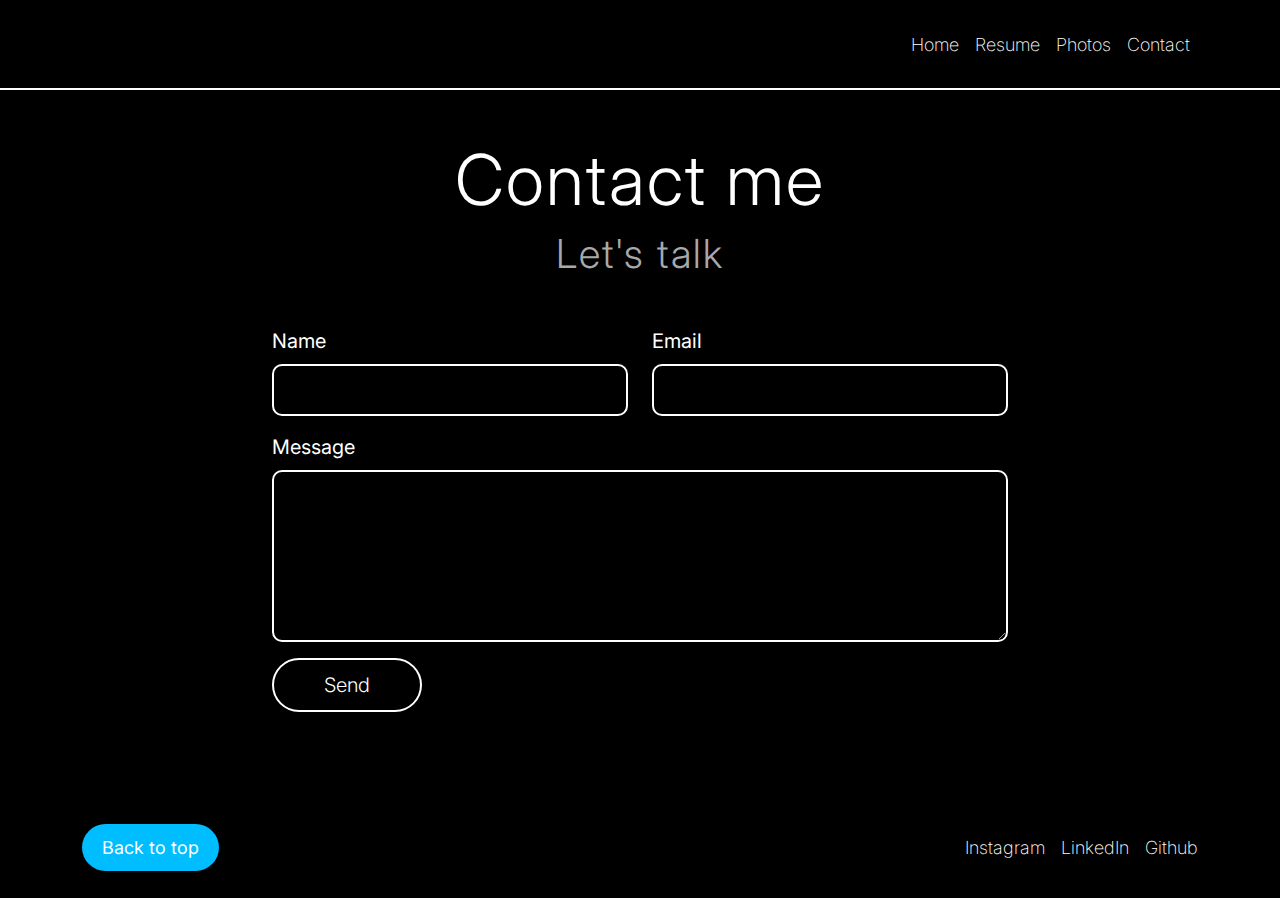
<file: AndreaGuerraPortfolio/contact.html>
<!doctype html>
<html lang="en">
  <head>
    <meta charset="utf-8">
    <meta name="viewport" content="width=device-width, initial-scale=1">
    <title>Andrea Guerra - Contact</title>

  <!-- Favicon -->
  <link rel="icon" type="image/png" href="assets/img/Favicon Blu.png">

  <!-- Google Fonts -->
    <link rel="preconnect" href="https://fonts.googleapis.com">
<link rel="preconnect" href="https://fonts.gstatic.com" crossorigin>
<link href="https://fonts.googleapis.com/css2?family=Inter:ital,opsz,wght@0,14..32,100..900;1,14..32,100..900&display=swap" rel="stylesheet">
<link rel="stylesheet" href="style.css">

  <!-- Bootstrap CSS -->
<link href="https://cdn.jsdelivr.net/npm/bootstrap@5.3.8/dist/css/bootstrap.min.css" rel="stylesheet">
    <link rel="stylesheet" href="style.css">
  </head>

<body style="display: flex; flex-direction: column; min-height: 100vh;">

<!-- Header -->
<nav class="navbar navbar-expand-lg custom-navbar sticky-top">
  <div class="container">
    <button class="navbar-toggler ms-auto" type="button" data-bs-toggle="collapse" 
      data-bs-target="#navbarNav" aria-controls="navbarNav" aria-expanded="false" aria-label="Toggle navigation">
      <span class="navbar-toggler-icon"></span>
    </button>

    <div class="collapse navbar-collapse justify-content-end" id="navbarNav">
      <ul class="navbar-nav text-center text-lg-end">
        <li class="nav-item">
          <a class="nav-link active" href="index.html">Home</a>
        </li>
        <li class="nav-item">
          <a class="nav-link" href="resume.html">Resume</a>
        </li>
        <li class="nav-item">
          <a class="nav-link" href="photos.html">Photos</a>
        </li>
        <li class="nav-item">
          <a class="nav-link" href="contact.html">Contact</a>
        </li>
      </ul>
    </div>
  </div>
</nav>

  <!-- Contenuto principale -->
  <div style="flex: 1;">
    <!-- Titolo -->
    <div class="container text-center mt-5">
      <div class="col">
        <h1>Contact me</h1>
        <h2>Let's talk</h2>
      </div>
    </div>

    <!-- FORM CONTATTI -->
    <div class="container my-5">
      <div class="row justify-content-center">
        <div class="col-12 col-md-8">
          <form action="#" method="POST" class="contact-form">
            <!-- Prima riga -->
            <div class="row mb-3">
              <div class="col-md-6">
                <label for="name" class="form-label">Name</label>
                <input type="text" id="name" name="name" class="form-control custom-input" required>
              </div>
              <div class="col-md-6">
                <label for="email" class="form-label">Email</label>
                <input type="email" id="email" name="email" class="form-control custom-input" required>
              </div>
            </div>

            <!-- Seconda riga -->
            <div class="row mb-3">
              <div class="col-12">
                <label for="message" class="form-label">Message</label>
                <textarea id="message" name="message" rows="6" class="form-control custom-input" required></textarea>
              </div>
            </div>

            <!-- Pulsante -->
            <div class="row">
              <div class="col-12 text-start">
                <button type="submit" class="btn btn-custom">Send</button>
              </div>
            </div>
          </form>
        </div>
      </div>
    </div>
  </div>



<!-- FOOTER -->
<footer class="py-4">
  <div class="container ">
    <div class="row align-items-center justify-content-between">
      <!-- Bottone a sinistra -->
      <div class="col-auto">
        <a href="#top" class="btn-footer">Back to top</a>
      </div>

      <!-- Link social a destra -->
      <div class="col-auto d-flex gap-3">
        <a href="https://www.instagram.com/guerrra.andrea/" target="_blank" class="footer-link">Instagram</a>
        <a href="https://www.linkedin.com/in/andreaguerraofficial/" target="_blank" class="footer-link">LinkedIn</a>
        <a href="https://github.com/Cikella99" target="_blank" class="footer-link">Github</a>
      </div>
    </div>
  </div>
</footer>



    <script src="https://cdn.jsdelivr.net/npm/bootstrap@5.3.8/dist/js/bootstrap.bundle.min.js"></script>
  </body>
</html>
</file>
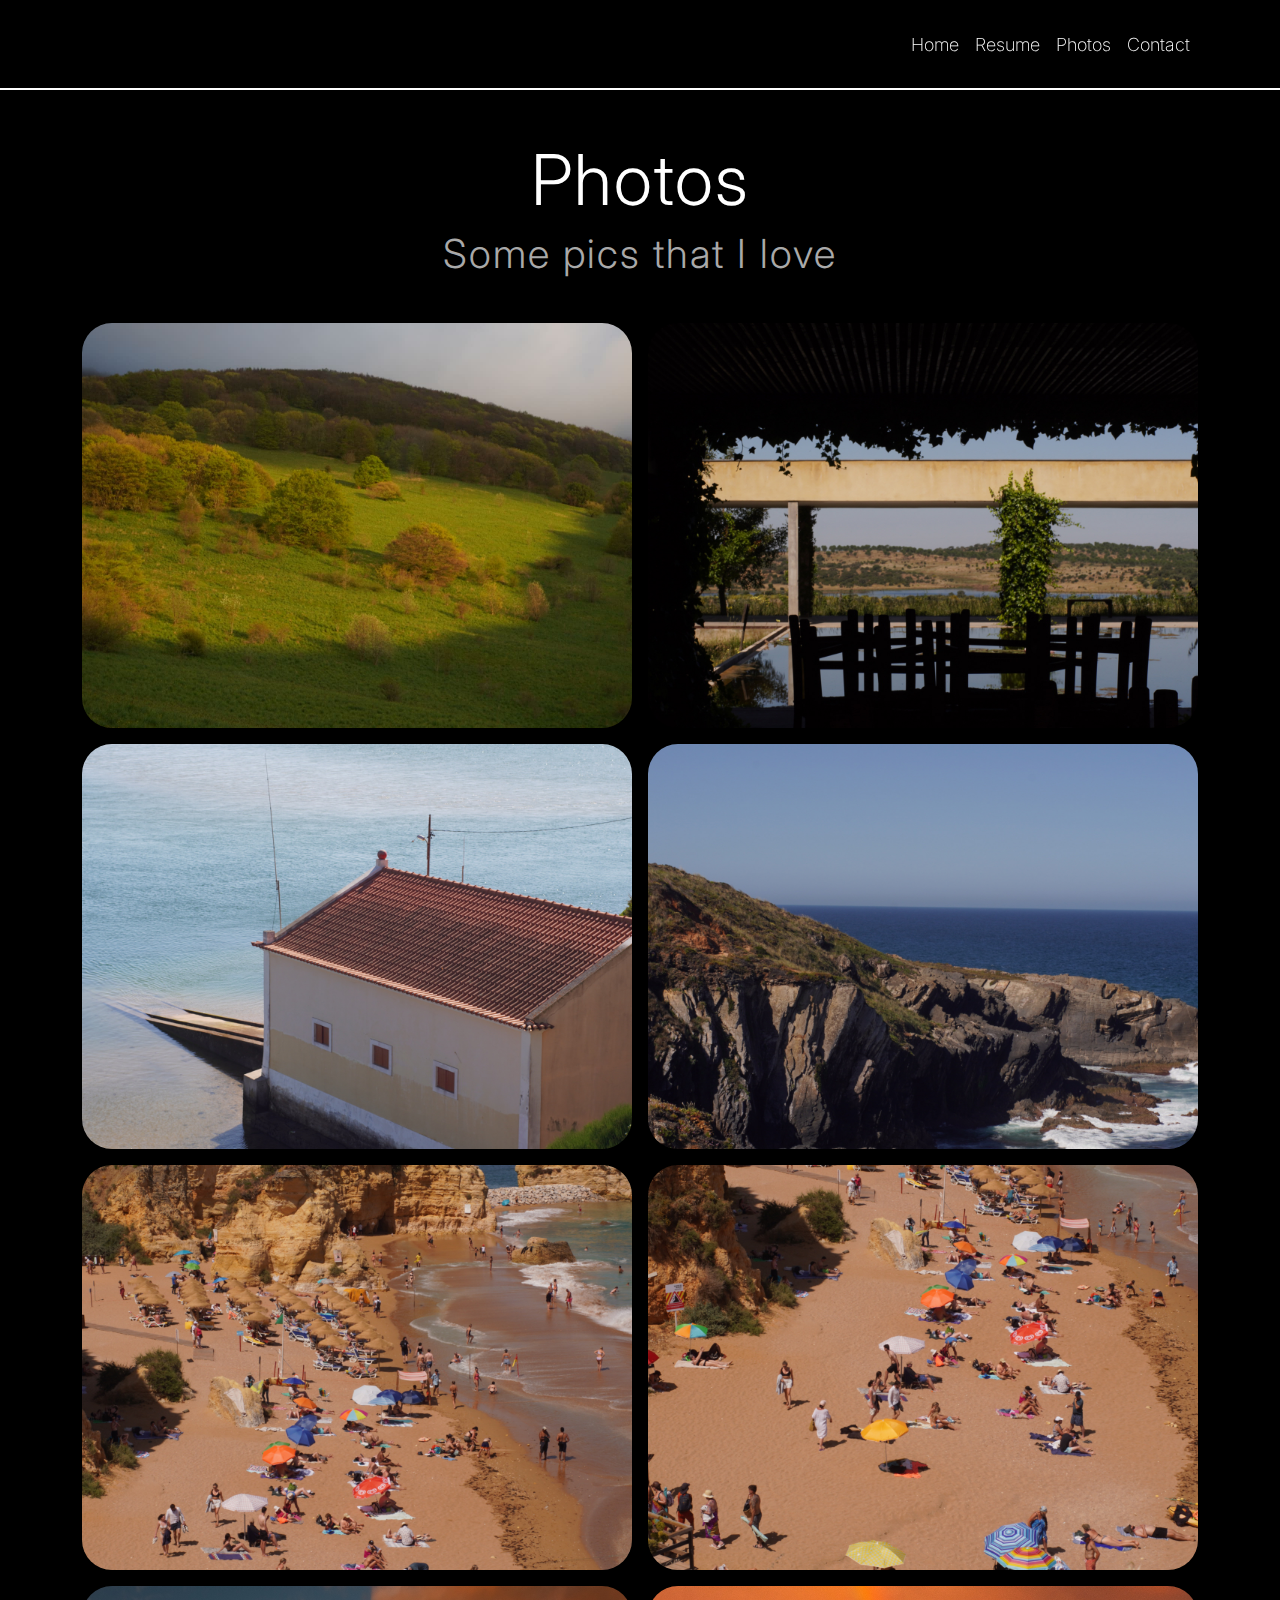
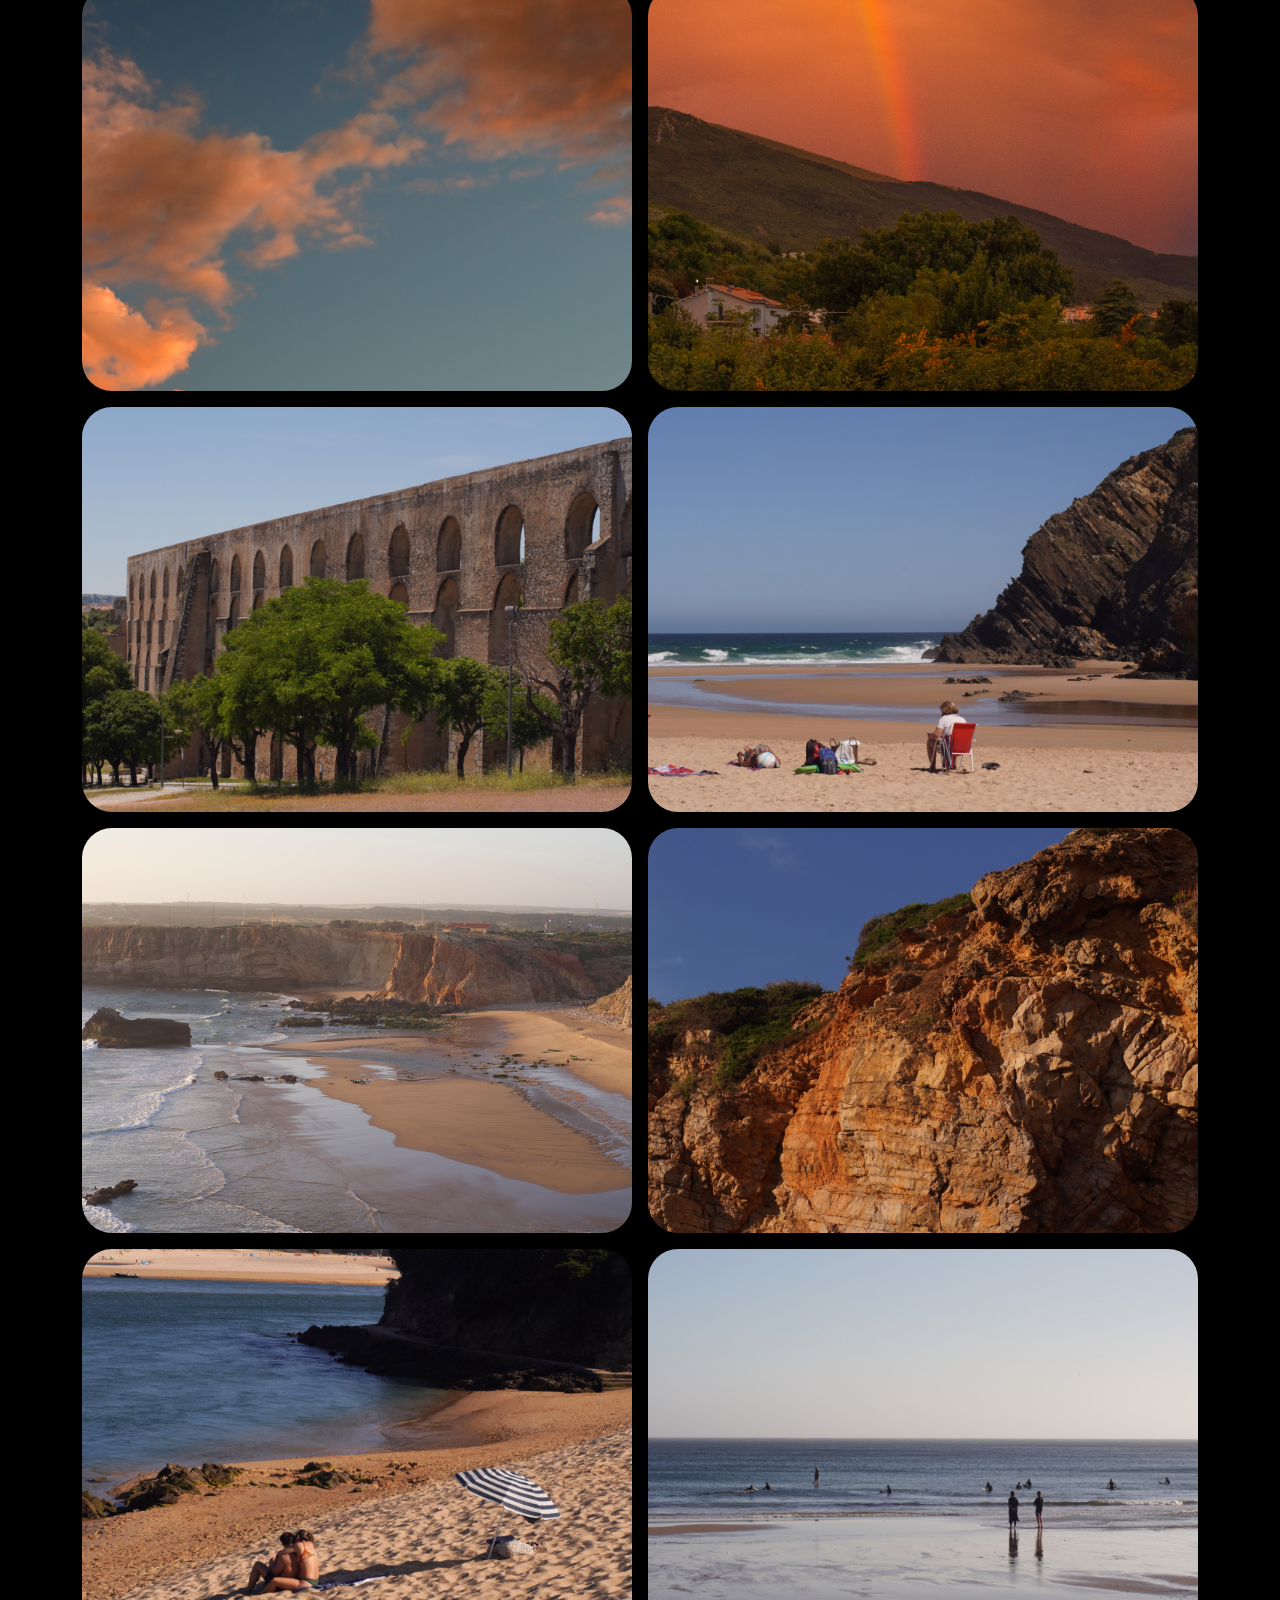
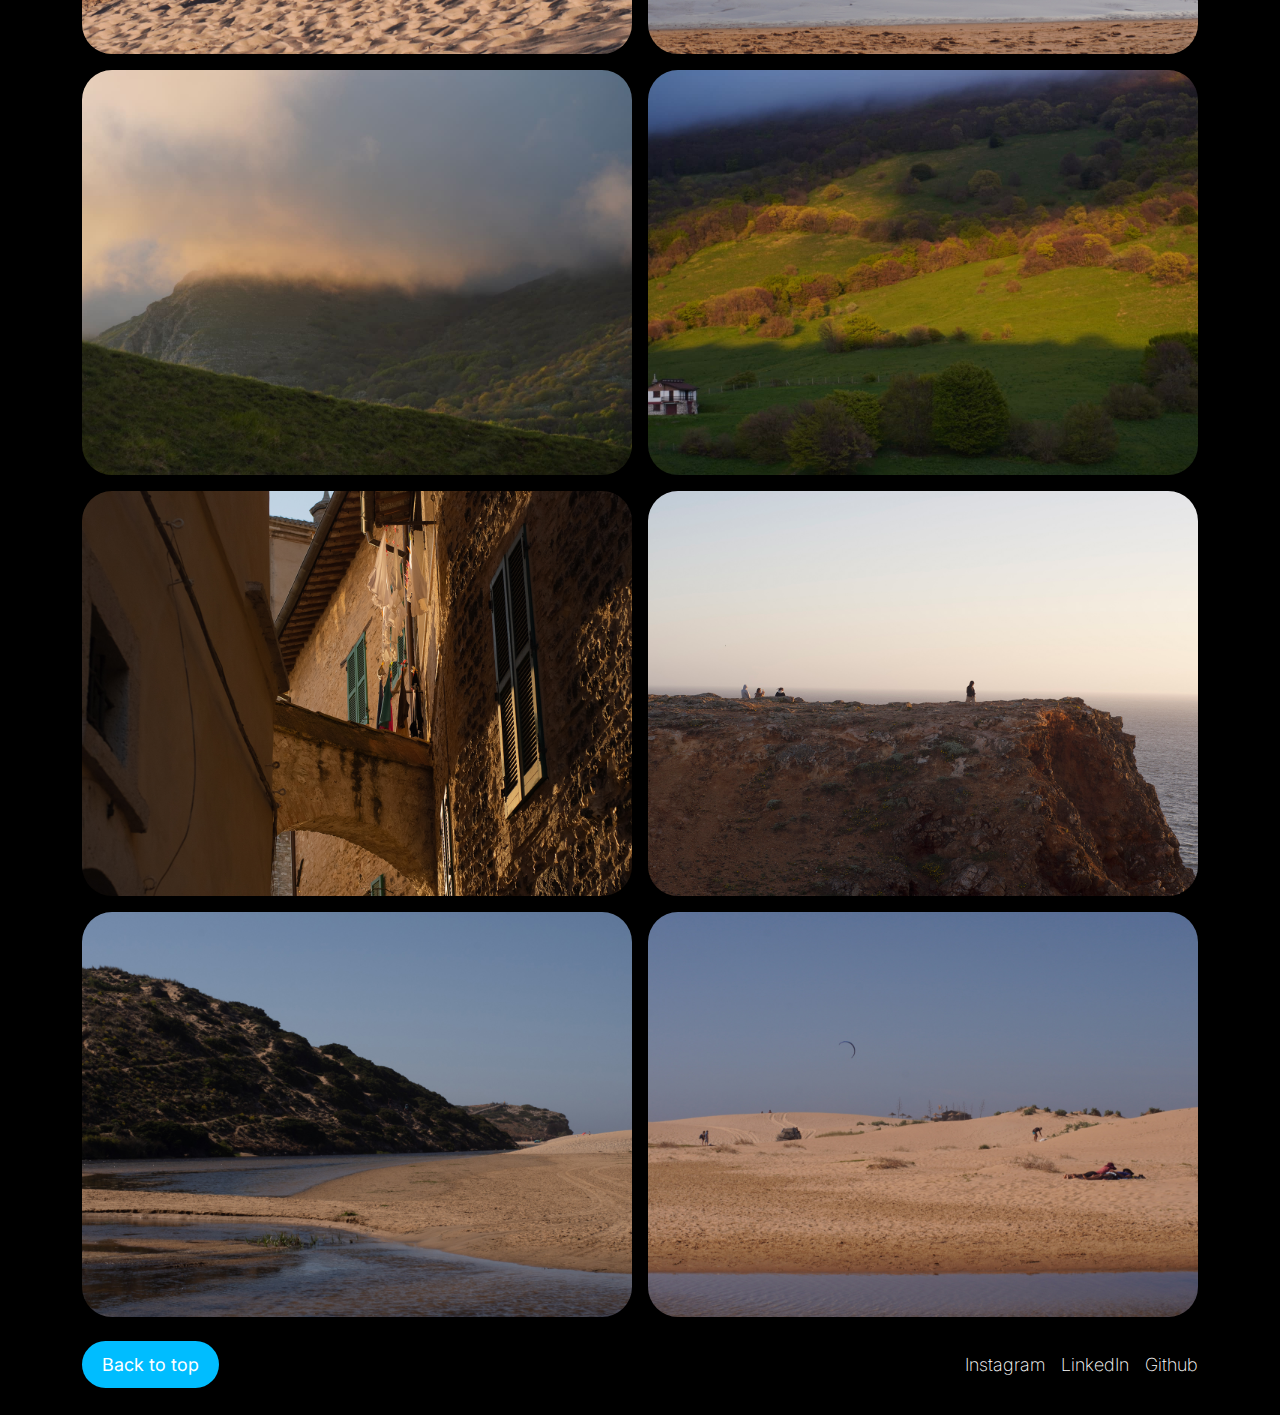
<file: AndreaGuerraPortfolio/photos.html>
<!doctype html>
<html lang="en">
  <head>
    <meta charset="utf-8">
    <meta name="viewport" content="width=device-width, initial-scale=1">
    <title>Andrea Guerra - Photos</title>

  <!-- Favicon -->
  <link rel="icon" type="image/png" href="assets/img/Favicon Rombo.png">

  <!-- Google Fonts -->
    <link rel="preconnect" href="https://fonts.googleapis.com">
<link rel="preconnect" href="https://fonts.gstatic.com" crossorigin>
<link href="https://fonts.googleapis.com/css2?family=Inter:ital,opsz,wght@0,14..32,100..900;1,14..32,100..900&display=swap" rel="stylesheet">
<link rel="stylesheet" href="style.css">

  <!-- Bootstrap CSS -->
<link href="https://cdn.jsdelivr.net/npm/bootstrap@5.3.8/dist/css/bootstrap.min.css" rel="stylesheet">
    <link rel="stylesheet" href="style.css">
  </head>

  <body>

<nav class="navbar navbar-expand-lg custom-navbar sticky-top">
  <div class="container">
    <button class="navbar-toggler ms-auto" type="button" data-bs-toggle="collapse" 
      data-bs-target="#navbarNav" aria-controls="navbarNav" aria-expanded="false" aria-label="Toggle navigation">
      <span class="navbar-toggler-icon"></span>
    </button>

    <div class="collapse navbar-collapse justify-content-end" id="navbarNav">
      <ul class="navbar-nav text-center text-lg-end">
        <li class="nav-item">
          <a class="nav-link active" href="index.html">Home</a>
        </li>
        <li class="nav-item">
          <a class="nav-link" href="resume.html">Resume</a>
        </li>
        <li class="nav-item">
          <a class="nav-link" href="photos.html">Photos</a>
        </li>
        <li class="nav-item">
          <a class="nav-link" href="contact.html">Contact</a>
        </li>
      </ul>
    </div>
  </div>
</nav>

  <!-- TITOLO -->
<div class="container text-center mt-5 section-gap-5">
    <div class="col">
      <h1>Photos</h1>
      <h2>Some pics that I love</h2>
    </div>
</div>

<div class="container">
  <div class="row justify-content-center g-3 section-gap-bottom-25">
    <!-- Riga 1 -->
    <div class="col-lg-6 col-12">
      <img src="assets/img/DSC00081.jpg" class="portfolio-img" object-fit:cover;" alt="">
    </div>
    <div class="col-lg-6 col-12">
      <img src="assets/img/DSC01221.jpg" class="portfolio-img" object-fit:cover;" alt="">
    </div>

    <!-- Riga 2 -->
    <div class="col-lg-6 col-12">
      <img src="assets/img/DSC01264.jpg" class="portfolio-img" object-fit:cover;" alt="">
    </div>
    <div class="col-lg-6 col-12">
      <img src="assets/img/DSC01371.jpg" class="portfolio-img" object-fit:cover;" alt="">
    </div>

    <!-- Riga 3 -->
    <div class="col-lg-6 col-12">
      <img src="assets/img/DSC01747.jpg" class="portfolio-img" object-fit:cover;" alt="">
    </div>
    <div class="col-lg-6 col-12">
      <img src="assets/img/DSC01753.jpg" class="portfolio-img" object-fit:cover;" alt="">
    </div>

    <!-- Riga 4 -->
    <div class="col-lg-6 col-12">
      <img src="assets/img/DSC02444.jpg" class="portfolio-img" object-fit:cover;" alt="">
    </div>
    <div class="col-lg-6 col-12">
      <img src="assets/img/DSC02436.jpg" class="portfolio-img" object-fit:cover;" alt="">
    </div>

    <!-- Riga 5 -->
    <div class="col-lg-6 col-12">
      <img src="assets/img/DSC00866.jpg" class="portfolio-img" object-fit:cover;" alt="">
    </div>
    <div class="col-lg-6 col-12">
      <img src="assets/img/DSC01388.jpg" class="portfolio-img" object-fit:cover;" alt="">
    </div>

    <!-- Riga 6 -->
    <div class="col-lg-6 col-12">
      <img src="assets/img/DSC01599.jpg" class="portfolio-img" object-fit:cover;" alt="">
    </div>
    <div class="col-lg-6 col-12">
      <img src="assets/img/DSC01690.jpg" class="portfolio-img" object-fit:cover;" alt="">
    </div>

    <!-- Riga 7 -->
    <div class="col-lg-6 col-12">
      <img src="assets/img/DSC01305.jpg" class="portfolio-img" object-fit:cover;" alt="">
    </div>
    <div class="col-lg-6 col-12">
      <img src="assets/img/DSC01694.jpg" class="portfolio-img" object-fit:cover;" alt="">
    </div>

    <!-- Riga 8 -->
    <div class="col-lg-6 col-12">
      <img src="assets/img/DSC00093.jpg" class="portfolio-img" object-fit:cover;" alt="">
    </div>
    <div class="col-lg-6 col-12">
      <img src="assets/img/DSC00089.jpg" class="portfolio-img" object-fit:cover;" alt="">
    </div>

    <!-- Riga 9 -->
    <div class="col-lg-6 col-12">
      <img src="assets/img/DSC01977.jpg" class="portfolio-img" object-fit:cover;" alt="">
    </div>
    <div class="col-lg-6 col-12">
      <img src="assets/img/DSC01616.jpg" class="portfolio-img" object-fit:cover;" alt="">
    </div>

    <!-- Riga 10 -->
    <div class="col-lg-6 col-12">
      <img src="assets/img/DSC01478.jpg" class="portfolio-img" object-fit:cover;" alt="">
    </div>
    <div class="col-lg-6 col-12">
      <img src="assets/img/DSC01475.jpg" class="portfolio-img" object-fit:cover;" alt="">
    </div>
  </div>
</div>


<!-- FOOTER -->
<footer class="py-4">
  <div class="container ">
    <div class="row align-items-center justify-content-between">
      <!-- Bottone a sinistra -->
      <div class="col-auto">
        <a href="#top" class="btn-footer">Back to top</a>
      </div>

      <!-- Link social a destra -->
      <div class="col-auto d-flex gap-3">
        <a href="https://www.instagram.com/guerrra.andrea/" target="_blank" class="footer-link">Instagram</a>
        <a href="https://www.linkedin.com/in/andreaguerraofficial/" target="_blank" class="footer-link">LinkedIn</a>
        <a href="https://github.com/Cikella99" target="_blank" class="footer-link">Github</a>
      </div>
    </div>
  </div>
</footer>

    <script src="https://cdn.jsdelivr.net/npm/bootstrap@5.3.8/dist/js/bootstrap.bundle.min.js"></script>
  </body>
</html>
</file>
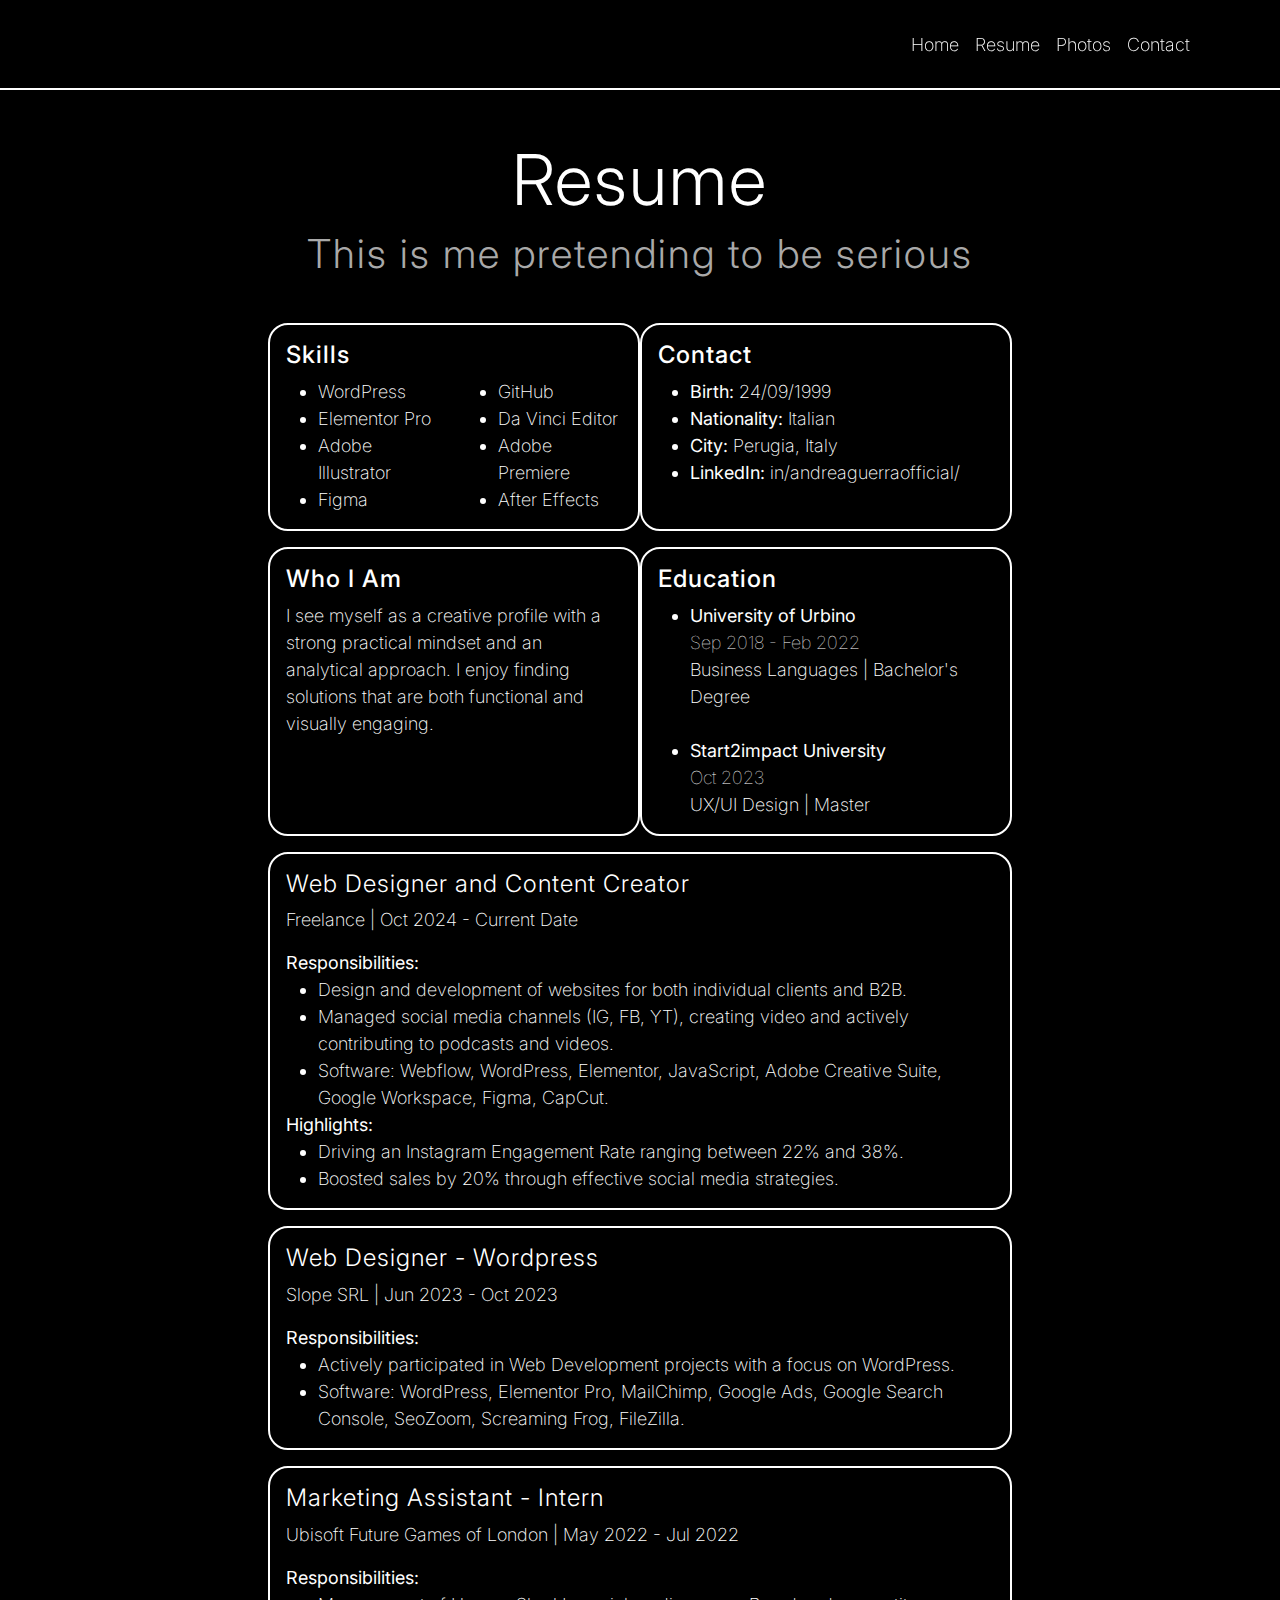
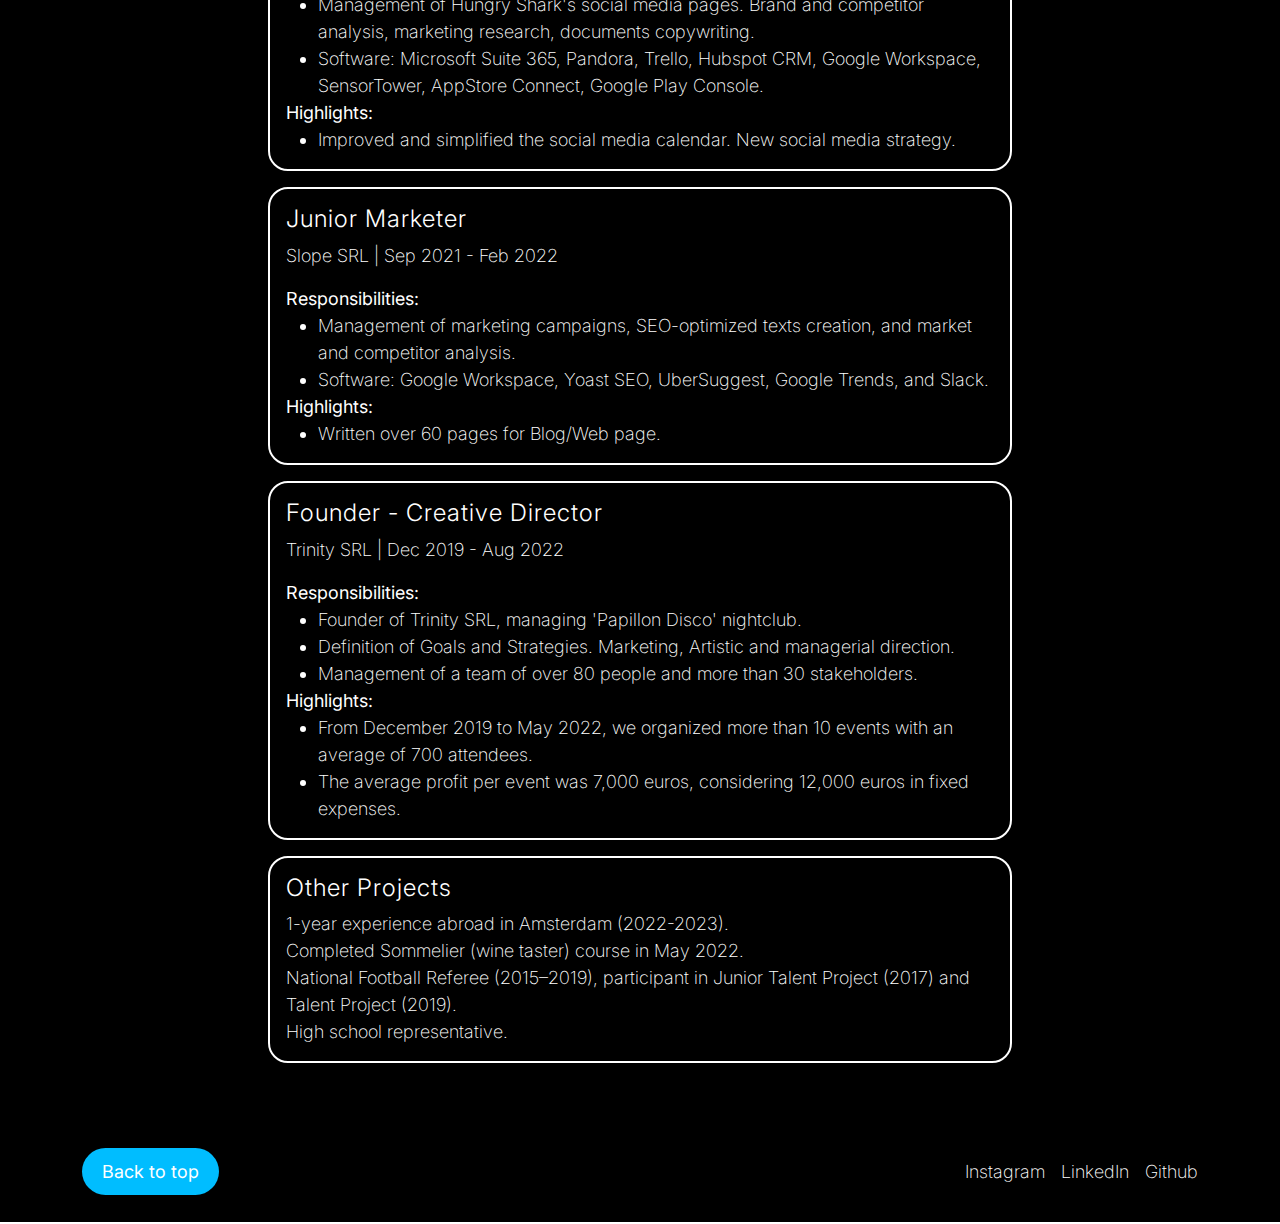
<file: AndreaGuerraPortfolio/resume.html>
<!doctype html>
<html lang="en">
  <head>
    <meta charset="utf-8">
    <meta name="viewport" content="width=device-width, initial-scale=1">
    <title>Andrea Guerra - Resume</title>

  <!-- Favicon -->
  <link rel="icon" type="image/png" href="assets/img/Favicon Blu.png">

  <!-- Google Fonts -->
    <link rel="preconnect" href="https://fonts.googleapis.com">
<link rel="preconnect" href="https://fonts.gstatic.com" crossorigin>
<link href="https://fonts.googleapis.com/css2?family=Inter:ital,opsz,wght@0,14..32,100..900;1,14..32,100..900&display=swap" rel="stylesheet">
<link rel="stylesheet" href="style.css">

  <!-- Bootstrap CSS -->
<link href="https://cdn.jsdelivr.net/npm/bootstrap@5.3.8/dist/css/bootstrap.min.css" rel="stylesheet">
    <link rel="stylesheet" href="style.css">
  </head>

  <body>

<nav class="navbar navbar-expand-lg custom-navbar sticky-top">
  <div class="container">
    <button class="navbar-toggler ms-auto" type="button" data-bs-toggle="collapse" 
      data-bs-target="#navbarNav" aria-controls="navbarNav" aria-expanded="false" aria-label="Toggle navigation">
      <span class="navbar-toggler-icon"></span>
    </button>

    <div class="collapse navbar-collapse justify-content-end" id="navbarNav">
      <ul class="navbar-nav text-center text-lg-end">
        <li class="nav-item">
          <a class="nav-link active" href="index.html">Home</a>
        </li>
        <li class="nav-item">
          <a class="nav-link" href="resume.html">Resume</a>
        </li>
        <li class="nav-item">
          <a class="nav-link" href="photos.html">Photos</a>
        </li>
        <li class="nav-item">
          <a class="nav-link" href="contact.html">Contact</a>
        </li>
      </ul>
    </div>
  </div>
</nav>

<main>

<div class="container text-center mt-5">
    <div class="col">
      <h1>Resume</h1>
      <h2>This is me pretending to be serious</h2>
    </div>
</div>


<!-- Curriculum Section -->
<div class="container px-4 section-gap-5">
    <!-- Prima riga -->
  <div class="row justify-content-center">
    <!-- Skills -->
    <div class="col-12 col-md-10 col-lg-4 cv-box">
      <h3 class="titolino">Skills</h3>
      <div class="row">
        <div class="col-6">
          <ul class="p"> 
            <li>WordPress</li>
            <li>Elementor Pro</li>
            <li>Adobe Illustrator</li>
            <li>Figma</li>
          </ul>
        </div>
        <div class="col-6">
          <ul class="p">
            <li>GitHub</li>
            <li>Da Vinci Editor</li>
            <li>Adobe Premiere</li>
            <li>After Effects</li>
          </ul>
        </div>
      </div>
    </div>

    <!-- Contact -->
    <div class="col-12 col-md-10 col-lg-4 cv-box">
      <h3 class="titolino">Contact</h3>
      <ul class="p">
        <li><strong>Birth:</strong> 24/09/1999</li>
        <li><strong>Nationality:</strong> Italian</li>
        <li><strong>City:</strong> Perugia, Italy</li>
        <li><strong>LinkedIn:</strong> in/andreaguerraofficial/</li>
      </ul>
    </div>
  </div>

  <!-- Seconda riga -->
  <div class="row justify-content-center section-gap-bottom-5">
    <!-- Who I am -->
    <div class="col-12 col-md-10 col-lg-4 cv-box">
      <h3 class="titolino">Who I Am</h3>
       <p class="p">
        I see myself as a creative profile with a strong practical mindset and an analytical approach.
        I enjoy finding solutions that are both functional and visually engaging.
      </p>
    </div>

    <!-- Education -->
    <div class="col-12 col-md-10 col-lg-4 cv-box">
      <h3 class="titolino">Education</h3>
      <ul class="p">
        <li>
          <strong>University of Urbino</strong><br>
          <span class="date">Sep 2018 - Feb 2022</span><br>
          Business Languages | Bachelor's Degree
        </li>
        <br>
        <li>
          <strong>Start2impact University</strong><br>
          <span class="date">Oct 2023</span><br>
          UX/UI Design | Master
        </li>
      </ul>
    </div>

    <!-- Esperienze Lavorative -->
<div class="container">
  <!-- Esperienza 1 -->
  <div class="row justify-content-center">
    <div class="col-12 col-md-10 col-lg-8 cv-box experience-box mx-auto">
      <h3 class="titolino">Web Designer and Content Creator</h3>
      <span class="date">Freelance | Oct 2024 - Current Date</span>

      <p class="p"><strong>Responsibilities:</strong></p>
      <ul class="p">
        <li>Design and development of websites for both individual clients and B2B.</li>
        <li>Managed social media channels (IG, FB, YT), creating video and actively contributing to podcasts and videos.</li>
        <li>Software: Webflow, WordPress, Elementor, JavaScript, Adobe Creative Suite, Google Workspace, Figma, CapCut.</li>
      </ul>

      <p class="p"><strong>Highlights:</strong></p>
      <ul class="p highlights-list">
        <li>Driving an Instagram Engagement Rate ranging between 22% and 38%.</li>
        <li>Boosted sales by 20% through effective social media strategies.</li>
      </ul>
    </div>
  </div>

  <!-- Esperienza 2 -->
  <div class="row justify-content-center">
    <div class="col-12 col-md-10 col-lg-8 cv-box experience-box">
      <h3 class="titolino">Web Designer - Wordpress</h3>
      <span class="date">Slope SRL | Jun 2023 - Oct 2023</span>

      <p class="p"><strong>Responsibilities:</strong></p>
      <ul class="p">
        <li>Actively participated in Web Development projects with a focus on WordPress.</li>
        <li>Software: WordPress, Elementor Pro, MailChimp, Google Ads, Google Search Console, SeoZoom, Screaming Frog, FileZilla.</li>
      </ul>
    </div>
  </div>

  <!-- Esperienza 3 -->
  <div class="row justify-content-center">
    <div class="col-12 col-md-10 col-lg-8 cv-box experience-box">
      <h3 class="titolino">Marketing Assistant - Intern</h3>
      <span class="date">Ubisoft Future Games of London | May 2022 - Jul 2022</span>

      <p class="p"><strong>Responsibilities:</strong></p>
      <ul class="p">
        <li>Management of Hungry Shark's social media pages. Brand and competitor analysis, marketing research, documents copywriting.</li>
        <li>Software: Microsoft Suite 365, Pandora, Trello, Hubspot CRM, Google Workspace, SensorTower, AppStore Connect, Google Play Console.</li>
      </ul>

      <p class="p"><strong>Highlights:</strong></p>
      <ul class="p highlights-list">
        <li>Improved and simplified the social media calendar. New social media strategy.</li>
      </ul>
    </div>
  </div>

  <!-- Esperienza 4 -->
  <div class="row justify-content-center">
    <div class="col-12 col-md-10 col-lg-8 cv-box experience-box">
      <h3 class="titolino">Junior Marketer</h3>
      <span class="date">Slope SRL | Sep 2021 - Feb 2022</span>

      <p class="p"><strong>Responsibilities:</strong></p>
      <ul class="p">
        <li>Management of marketing campaigns, SEO-optimized texts creation, and market and competitor analysis.</li>
        <li>Software: Google Workspace, Yoast SEO, UberSuggest, Google Trends, and Slack.</li>
      </ul>

      <p class="p"><strong>Highlights:</strong></p>
      <ul class="p highlights-list">
        <li>Written over 60 pages for Blog/Web page.</li>
      </ul>
    </div>
  </div>

  <!-- Esperienza 5 -->
  <div class="row justify-content-center">
    <div class="col-12 col-md-10 col-lg-8 cv-box experience-box">
      <h3 class="titolino">Founder - Creative Director</h3>
      <span class="date">Trinity SRL | Dec 2019 - Aug 2022</span>

      <p class="p"><strong>Responsibilities:</strong></p>
      <ul class="p">
        <li>Founder of Trinity SRL, managing 'Papillon Disco' nightclub.</li>
        <li>Definition of Goals and Strategies. Marketing, Artistic and managerial direction.</li>
        <li>Management of a team of over 80 people and more than 30 stakeholders.</li>
      </ul>

      <p class="p"><strong>Highlights:</strong></p>
      <ul class="p highlights-list">
        <li>From December 2019 to May 2022, we organized more than 10 events with an average of 700 attendees.</li>
        <li>The average profit per event was 7,000 euros, considering 12,000 euros in fixed expenses.</li>
      </ul>
    </div>
  </div>

  <!-- Other Projects -->
  <div class="row justify-content-center">
    <div class="col-12 col-md-10 col-lg-8 cv-box experience-box">
      <h3 class="titolino">Other Projects</h3>

      <p class="p">1-year experience abroad in Amsterdam (2022-2023).</p>
      <p class="p">Completed Sommelier (wine taster) course in May 2022.</p>
      <p class="p">National Football Referee (2015–2019), participant in Junior Talent Project (2017) and Talent Project (2019).</p>
      <p class="p">High school representative.</p>
    </div>
  </div>
  </div>
</div>
</main>




<!-- FOOTER -->
<footer class="py-4">
  <div class="container">
    <div class="row align-items-center justify-content-between">
      <!-- Bottone a sinistra -->
      <div class="col-auto">
        <a href="#top" class="btn-footer">Back to top</a>
      </div>

      <!-- Link social a destra -->
      <div class="col-auto d-flex gap-3">
        <a href="https://www.instagram.com/guerrra.andrea/" target="_blank" class="footer-link">Instagram</a>
        <a href="https://www.linkedin.com/in/andreaguerraofficial/" target="_blank" class="footer-link">LinkedIn</a>
        <a href="https://github.com/Cikella99" target="_blank" class="footer-link">Github</a>
      </div>
    </div>
  </div>
</footer>



    <script src="https://cdn.jsdelivr.net/npm/bootstrap@5.3.8/dist/js/bootstrap.bundle.min.js"></script>
  </body>
</html>
</file>
<file: style.css>
@charset "UTF-8";
body {
  background: #000000;
  color: #ffffff;
  font-family: "Inter", sans-serif;
}

.rounded-30 {
  border-radius: 30px;
}

h1 {
  font-family: "Inter", sans-serif;
  font-weight: 300;
  font-size: 70px;
  color: #ffffff;
  letter-spacing: 2px;
}
@media (max-width: 992px) {
  h1 {
    font-size: 55px;
  }
}
@media (max-width: 576px) {
  h1 {
    font-size: 40px;
  }
}

h2 {
  font-family: "Inter", sans-serif;
  font-weight: 300;
  font-size: 40px;
  color: #A9A9A9;
  letter-spacing: 2px;
}
@media (max-width: 992px) {
  h2 {
    font-size: 32px;
  }
}
@media (max-width: 576px) {
  h2 {
    font-size: 24px;
  }
}

h3 {
  font-family: "Inter", sans-serif;
  font-weight: 300;
  font-size: 35px;
  color: #A9A9A9;
  letter-spacing: 2px;
  margin-bottom: 5rem; /* spazio sotto il titolo */
}
@media (max-width: 992px) {
  h3 {
    font-size: 28px;
  }
}
@media (max-width: 576px) {
  h3 {
    font-size: 24px;
  }
}

p,
.p,
.p li {
  font-family: "Inter", sans-serif;
  font-weight: 200;
  font-size: 18px;
  color: #ffffff;
  margin: 0;
}
@media (max-width: 992px) {
  p,
  .p,
  .p li {
    font-size: 16px;
  }
}
@media (max-width: 576px) {
  p,
  .p,
  .p li {
    font-size: 16px;
  }
}

.date {
  font-weight: 100;
  font-size: 18px;
  color: #ffffff;
}
@media (max-width: 992px) {
  .date {
    font-size: 16px;
  }
}
@media (max-width: 576px) {
  .date {
    font-size: 14px;
  }
}

.titolino {
  font-family: "Inter", sans-serif;
  font-weight: 500;
  font-size: 24px;
  color: #ffffff;
  letter-spacing: 1px;
}
@media (max-width: 992px) {
  .titolino {
    font-size: 20px;
  }
}
@media (max-width: 576px) {
  .titolino {
    font-size: 16px;
  }
}

.btn-custom {
  display: inline-block;
  font-family: "Inter", sans-serif;
  font-size: 20px;
  font-weight: 300;
  color: #ffffff;
  background-color: #000000;
  border: 2px solid #ffffff;
  border-radius: 30px;
  padding: 10px 50px;
  text-decoration: none;
  text-align: center;
  transition: all 0.3s ease;
}
@media (max-width: 992px) {
  .btn-custom {
    font-size: 20px;
  }
}
@media (max-width: 576px) {
  .btn-custom {
    font-size: 20px;
  }
}
.btn-custom:hover {
  transform: scale(1.05);
  background-color: #ffffff;
  color: #000000;
  border-color: #000000;
}

/* HEADER */
.custom-navbar {
  background: rgba(0, 0, 0, 0.7); /* nero 70% opacità */
  border-bottom: 2px solid #ffffff;
  height: 90px;
}

.custom-navbar .nav-link {
  color: #ffffff;
  font-family: "Inter", sans-serif;
  font-size: 16px;
  font-weight: 200;
  transition: transform 0.2s ease, color 0.2s ease;
}

.custom-navbar .nav-link:hover {
  transform: scale(1.05);
  color: #ffffff;
}

.custom-navbar .nav-link.active {
  color: #ffffff;
  font-weight: 200;
}

.custom-navbar .nav-link.active:hover {
  transform: scale(1.05);
  color: #ffffff;
}

.custom-navbar .navbar-toggler {
  border: none;
}

.custom-navbar .navbar-toggler:focus {
  box-shadow: none;
}

.custom-navbar .navbar-toggler-icon {
  background-image: url("data:image/svg+xml;charset=utf8,%3Csvg viewBox='0 0 30 30' xmlns='http://www.w3.org/2000/svg'%3E%3Cpath stroke='rgba(255,255,255,1)' stroke-width='2' stroke-linecap='round' stroke-miterlimit='10' d='M4 7h22M4 15h22M4 23h22'/%3E%3C/svg%3E") !important;
}

/* Sfondo nero per il menu a tendina mobile */
@media (max-width: 991px) {
  .custom-navbar .navbar-collapse {
    background: #000; /* nero 100% */
    width: 100%; /* occupa tutta la larghezza */
    left: 0;
    top: 90px; /* altezza della navbar */
    position: absolute; /* così si "stacca" e copre tutto sotto */
    padding: 1rem;
    z-index: 999; /* sta sopra ai contenuti */
  }
  .custom-navbar .nav-link {
    display: block;
    padding: 0.75rem;
    text-align: center; /* centri i link */
    color: #ffffff;
    font-family: "Inter", sans-serif;
    font-size: 18px;
    font-weight: 200;
  }
}
footer {
  min-height: 100px;
  border-bottom: 2px solid #ffffff;
}

.btn-footer {
  display: inline-block;
  font-size: 18px;
  font-weight: 400;
  color: #ffffff;
  background-color: #00BDFF;
  border-radius: 30px;
  padding: 10px 20px;
  text-decoration: none;
  text-align: center;
  transition: all 0.3s ease;
}
.btn-footer:hover {
  transform: scale(1.05);
  background-color: #00BDFF;
  color: #ffffff;
  border-color: #000000;
}

.footer-link {
  color: #ffffff;
  font-family: "Inter", sans-serif;
  font-weight: 200;
  font-size: 18px;
  text-decoration: none;
  transition: transform 0.2s ease, color 0.2s ease;
}
.footer-link:hover {
  transform: scale(1.05);
  color: #ffffff;
}
.footer-link:focus {
  outline: none;
}

@media (max-width: 767px) {
  .footer-link {
    font-size: 16px;
  }
}
.section-gap-25 {
  margin-top: 25vh;
  margin-bottom: 25vh;
}
@media (max-width: 992px) {
  .section-gap-25 {
    margin-top: 15vh;
    margin-bottom: 15vh;
  }
}
@media (max-width: 576px) {
  .section-gap-25 {
    margin-top: 8vh;
    margin-bottom: 8vh;
  }
}

.section-gap-10 {
  margin-top: 10vh;
  margin-bottom: 10vh;
}
@media (max-width: 992px) {
  .section-gap-10 {
    margin-top: 5vh;
    margin-bottom: 5vh;
  }
}
@media (max-width: 576px) {
  .section-gap-10 {
    margin-top: 3vh;
    margin-bottom: 3vh;
  }
}

.section-gap-5 {
  margin-top: 5vh;
  margin-bottom: 5vh;
}
@media (max-width: 992px) {
  .section-gap-5 {
    margin-top: 3vh;
    margin-bottom: 3vh;
  }
}
@media (max-width: 576px) {
  .section-gap-5 {
    margin-top: 2vh;
    margin-bottom: 2vh;
  }
}

.bottom-gap-25 {
  margin-bottom: 25vh;
}
@media (max-width: 992px) {
  .bottom-gap-25 {
    margin-bottom: 20vh;
  }
}
@media (max-width: 576px) {
  .bottom-gap-25 {
    margin-bottom: 10vh;
  }
}

/* Contenitore link */
.box-link {
  display: block;
  border-radius: 30px;
  overflow: hidden;
  position: relative;
  height: 25vh; /* altezza base desktop */
}

/* Immagini dentro il link */
.box-link img {
  width: 100%;
  height: 100%;
  -o-object-fit: cover;
     object-fit: cover; /* riempie il contenitore senza deformarsi */
  display: block;
  transition: transform 0.3s ease;
}

/* Hover per bordo */
.box-link::after {
  content: "";
  position: absolute;
  top: 0;
  left: 0;
  right: 0;
  bottom: 0;
  border: 2px solid transparent;
  border-radius: 30px;
  transition: border-color 0.3s ease;
  pointer-events: none;
}

.box-link:hover::after {
  border-color: white;
}

/* SOLO per la foto "Cocnierge" */
.concierge-img {
  width: 100%;
  height: 100%;
  -o-object-fit: cover;
     object-fit: cover; /* riempie il contenitore mantenendo proporzioni */
  -o-object-position: 1% 70%;
     object-position: 1% 70%; /* personalizza la parte visibile */
  border-radius: 30px; /* uniforma agli altri box-link */
  transition: transform 0.3s ease;
}

/* SOLO per la foto "gustoride" */
/* SOLO per la foto "gustoride" */
.gusto-img {
  width: 100%;
  height: 100%;
  -o-object-fit: cover;
     object-fit: cover; /* l’immagine riempie mantenendo proporzioni */
  -o-object-position: 50% 100%;
     object-position: 50% 100%; /* default desktop */
  border-radius: 30px; /* per uniformità */
  transition: transform 0.3s ease;
}

/* Desktop - opzionale se vuoi lo stesso di default */
@media (min-width: 992px) {
  .gusto-img {
    -o-object-position: 50% 100%;
       object-position: 50% 100%;
  }
}
/* Tablet */
@media (max-width: 991px) and (min-width: 577px) {
  .gusto-img {
    -o-object-position: 80% 80%;
       object-position: 80% 80%;
  }
}
/* Mobile */
@media (max-width: 576px) {
  .gusto-img {
    -o-object-position: 50% 100%;
       object-position: 50% 100%;
  }
}
/* SOLO per la foto "Mamma" */
.mamma-img {
  width: 100%;
  height: 100%;
  -o-object-fit: cover;
     object-fit: cover;
  -o-object-position: 10% 10%;
     object-position: 10% 10%; /* ancora più preciso */
  border-radius: 30px;
  transition: transform 0.3s ease;
}

/* Responsive: altezza immagini più piccola su tablet e mobile */
@media (max-width: 992px) {
  .box-link {
    height: 20vh;
  }
}
@media (max-width: 576px) {
  .box-link {
    height: 30vh;
  }
}
/* CAROSELLO */
/* Contenitore del carosello */
.carousel-inner {
  overflow: hidden;
  border-radius: 30px;
  height: 60vh;
}

/* Mobile: altezza maggiore e proporzionata */
@media (max-width: 992px) {
  .carousel-inner {
    height: 50vh;
  }
}
@media (max-width: 576px) {
  .carousel-inner {
    height: 40vh;
  }
}
/* Immagini */
.carousel-item img {
  width: 100%;
  height: 100%;
  -o-object-fit: cover;
     object-fit: cover;
  -o-object-position: center;
     object-position: center;
  border-radius: 30px;
  display: block;
  transition: transform 0.3s ease;
}

/* portfolio.css o style.css */
.portfolio-img {
  width: 100%; /* immagine riempie la colonna */
  height: 45vh; /* altezza 40vh */
  -o-object-fit: cover;
     object-fit: cover; /* mantiene proporzioni e riempie il contenitore */
  border-radius: 30px; /* angoli arrotondati */
  display: block; /* evita piccoli spazi sotto l'immagine */
}

.cv-box {
  border: 2px solid #ffffff;
  border-radius: 20px;
  padding: 1rem;
  margin-bottom: 1rem;
}
@media (max-width: 767.98px) {
  .cv-box {
    max-width: 90%;
    margin-left: auto;
    margin-right: auto;
  }
}

.experience-box {
  border: 2px solid #ffffff;
  border-radius: 20px;
  padding: 1rem;
  margin-bottom: 1rem;
}
.experience-box .titolino {
  font-family: "Inter", sans-serif;
  font-weight: 300;
  font-size: 24px;
  color: #ffffff;
  margin-bottom: 0.5rem;
}
.experience-box .date {
  display: block;
  font-family: "Inter", sans-serif;
  font-weight: 200;
  font-size: 18px;
  color: #ffffff;
  margin-bottom: 1rem;
}
.experience-box .p {
  font-family: "Inter", sans-serif;
  font-weight: 200;
  font-size: 18px;
  color: #ffffff;
}
.experience-box .p p, .experience-box .p ul {
  margin: 0;
  padding: 0;
}
.experience-box .p ul {
  padding-left: 1.5rem;
  list-style-type: disc;
}
.experience-box .p ul li {
  margin-bottom: 6px;
}
.experience-box .p ul.highlights-list {
  margin-top: 1rem;
}

/* FORM CUSTOM */
.contact-form .form-label {
  font-size: 20px;
  color: #ffffff; /* scritte bianche sopra i campi */
  font-weight: 400;
  margin-bottom: 0.5rem;
}

.custom-input {
  background-color: #000000; /* sfondo nero */
  border: 2px solid #ffffff; /* bordo bianco 2px */
  border-radius: 10px; /* angoli arrotondati */
  color: #ffffff; /* testo bianco */
  padding: 0.75rem 1rem;
}

.custom-input::-moz-placeholder {
  color: #cccccc; /* solo se vuoi eventuale placeholder grigio */
}

.custom-input::placeholder {
  color: #cccccc; /* solo se vuoi eventuale placeholder grigio */
}

.custom-input:focus {
  background-color: #000000;
  color: #ffffff;
  border-color: #ffffff;
  box-shadow: none;
}/*# sourceMappingURL=style.css.map */
</file>
<file: AndreaGuerraPortfolio/style.css>
@charset "UTF-8";
body {
  background: #000000;
  color: #ffffff;
  font-family: "Inter", sans-serif;
}

.rounded-30 {
  border-radius: 30px;
}

h1 {
  font-family: "Inter", sans-serif;
  font-weight: 300;
  font-size: 70px;
  color: #ffffff;
  letter-spacing: 2px;
}
@media (max-width: 992px) {
  h1 {
    font-size: 55px;
  }
}
@media (max-width: 576px) {
  h1 {
    font-size: 40px;
  }
}

h2 {
  font-family: "Inter", sans-serif;
  font-weight: 300;
  font-size: 40px;
  color: #A9A9A9;
  letter-spacing: 2px;
}
@media (max-width: 992px) {
  h2 {
    font-size: 32px;
  }
}
@media (max-width: 576px) {
  h2 {
    font-size: 24px;
  }
}

h3 {
  font-family: "Inter", sans-serif;
  font-weight: 300;
  font-size: 35px;
  color: #A9A9A9;
  letter-spacing: 2px;
}
@media (max-width: 992px) {
  h3 {
    font-size: 28px;
  }
}
@media (max-width: 576px) {
  h3 {
    font-size: 24px;
  }
}

p,
.p,
.p li {
  font-family: "Inter", sans-serif;
  font-weight: 200;
  font-size: 18px;
  color: #ffffff;
  margin: 0;
}
@media (max-width: 992px) {
  p,
  .p,
  .p li {
    font-size: 16px;
  }
}
@media (max-width: 576px) {
  p,
  .p,
  .p li {
    font-size: 16px;
  }
}

.date {
  font-weight: 100;
  font-size: 18px;
  color: #ffffff;
}
@media (max-width: 992px) {
  .date {
    font-size: 16px;
  }
}
@media (max-width: 576px) {
  .date {
    font-size: 14px;
  }
}

.titolino {
  font-family: "Inter", sans-serif;
  font-weight: 500;
  font-size: 24px;
  color: #ffffff;
  letter-spacing: 1px;
}
@media (max-width: 992px) {
  .titolino {
    font-size: 20px;
  }
}
@media (max-width: 576px) {
  .titolino {
    font-size: 16px;
  }
}

.btn-custom {
  display: inline-block;
  font-family: "Inter", sans-serif;
  font-size: 20px;
  font-weight: 300;
  color: #ffffff;
  background-color: #000000;
  border: 2px solid #ffffff;
  border-radius: 30px;
  padding: 10px 50px;
  text-decoration: none;
  text-align: center;
  transition: all 0.3s ease;
}
@media (max-width: 992px) {
  .btn-custom {
    font-size: 20px;
  }
}
@media (max-width: 576px) {
  .btn-custom {
    font-size: 20px;
  }
}
.btn-custom:hover {
  transform: scale(1.05);
  background-color: #ffffff;
  color: #000000;
  border-color: #000000;
}

.custom-navbar {
  background: rgba(0, 0, 0, 0.7);
  border-bottom: 2px solid #ffffff;
  height: 90px;
}
.custom-navbar .nav-link {
  color: #ffffff;
  font-family: "Inter", sans-serif;
  font-size: 18px;
  font-weight: 200;
  transition: transform 0.2s ease, color 0.2s ease;
}
.custom-navbar .nav-link:hover {
  transform: scale(1.05);
  color: #ffffff;
}
.custom-navbar .nav-link.active {
  color: #ffffff;
  font-family: "Inter", sans-serif;
  font-weight: 200;
  transition: transform 0.2s ease, color 0.2s ease;
}
.custom-navbar .nav-link.active:hover {
  transform: scale(1.05);
  color: #ffffff;
}
.custom-navbar .navbar-toggler {
  border: none;
}
.custom-navbar .navbar-toggler:focus {
  box-shadow: none;
}
.custom-navbar .navbar-toggler .navbar-toggler-icon {
  background-image: url("data:image/svg+xml;charset=utf8,%3Csvg viewBox='0 0 30 30' xmlns='http://www.w3.org/2000/svg'%3E%3Cpath stroke='rgba(255,255,255,1)' stroke-width='2' stroke-linecap='round' stroke-miterlimit='10' d='M4 7h22M4 15h22M4 23h22'/%3E%3C/svg%3E") !important;
}

footer {
  min-height: 100px;
  border-bottom: 2px solid #ffffff;
}

.btn-footer {
  display: inline-block;
  font-size: 18px;
  font-weight: 400;
  color: #ffffff;
  background-color: #00BDFF;
  border-radius: 30px;
  padding: 10px 20px;
  text-decoration: none;
  text-align: center;
  transition: all 0.3s ease;
}
.btn-footer:hover {
  transform: scale(1.05);
  background-color: #00BDFF;
  color: #ffffff;
  border-color: #000000;
}

.footer-link {
  color: #ffffff;
  font-family: "Inter", sans-serif;
  font-weight: 200;
  font-size: 18px;
  text-decoration: none;
  transition: transform 0.2s ease, color 0.2s ease;
}
.footer-link:hover {
  transform: scale(1.05);
  color: #ffffff;
}
.footer-link:focus {
  outline: none;
}

.section-gap-25 {
  margin-top: 25vh;
  margin-bottom: 25vh;
}
@media (max-width: 992px) {
  .section-gap-25 {
    margin-top: 15vh;
    margin-bottom: 15vh;
  }
}
@media (max-width: 576px) {
  .section-gap-25 {
    margin-top: 8vh;
    margin-bottom: 8vh;
  }
}

.section-gap-10 {
  margin-top: 10vh;
  margin-bottom: 10vh;
}
@media (max-width: 992px) {
  .section-gap-10 {
    margin-top: 5vh;
    margin-bottom: 5vh;
  }
}
@media (max-width: 576px) {
  .section-gap-10 {
    margin-top: 3vh;
    margin-bottom: 3vh;
  }
}

.section-gap-5 {
  margin-top: 5vh;
  margin-bottom: 5vh;
}
@media (max-width: 992px) {
  .section-gap-5 {
    margin-top: 3vh;
    margin-bottom: 3vh;
  }
}
@media (max-width: 576px) {
  .section-gap-5 {
    margin-top: 2vh;
    margin-bottom: 2vh;
  }
}

.project-card {
  display: block;
  width: 45vh;
  height: 30vh;
  overflow: hidden;
  border-radius: 30px;
  position: relative;
  border: 2px solid transparent; /* già un bordo presente */
  transition: border-color 0.3s ease;
  /* per tutte le foto ma in realtà è per quella del mio sito" */
  /* SOLO per la foto "Cocnierge" */
  /* SOLO per la foto "Mamma" */
  /* SOLO per la foto "gustoride" */
}
.project-card img {
  width: 100%;
  height: 100%;
  -o-object-fit: cover;
     object-fit: cover;
  -o-object-position: 50% 60%;
     object-position: 50% 60%; /* ancora più preciso */
  border-radius: 30px;
  transition: transform 0.3s ease;
}
.project-card .concierge-img {
  width: 100%;
  height: 100%;
  -o-object-fit: cover;
     object-fit: cover;
  -o-object-position: 1% 70%;
     object-position: 1% 70%; /* ancora più preciso */
  border-radius: 30px;
  transition: transform 0.3s ease;
}
.project-card .mamma-img {
  width: 100%;
  height: 100%;
  -o-object-fit: cover;
     object-fit: cover;
  -o-object-position: 10% 10%;
     object-position: 10% 10%; /* ancora più preciso */
  border-radius: 30px;
  transition: transform 0.3s ease;
}
.project-card .gusto-img {
  width: 100%;
  height: 100%;
  -o-object-fit: cover;
     object-fit: cover;
  -o-object-position: 50% 100%;
     object-position: 50% 100%; /* ancora più preciso */
  border-radius: 30px;
  transition: transform 0.3s ease;
}
.project-card:hover {
  border-color: #ffffff;
}

/* CAROSELLO */
/* Contenitore del carosello */
.carousel-inner {
  overflow: hidden;
  border-radius: 30px;
  height: 60vh;
}

/* Mobile: altezza maggiore e proporzionata */
@media (max-width: 992px) {
  .carousel-inner {
    height: 50vh;
  }
}
@media (max-width: 576px) {
  .carousel-inner {
    height: 40vh;
  }
}
/* Immagini */
.carousel-item img {
  width: 100%;
  height: 100%;
  -o-object-fit: cover;
     object-fit: cover;
  -o-object-position: center;
     object-position: center;
  border-radius: 30px;
  display: block;
  transition: transform 0.3s ease;
}

/* portfolio.css o style.css */
.portfolio-img {
  width: 100%; /* immagine riempie la colonna */
  height: 45vh; /* altezza 40vh */
  -o-object-fit: cover;
     object-fit: cover; /* mantiene proporzioni e riempie il contenitore */
  border-radius: 30px; /* angoli arrotondati */
  display: block; /* evita piccoli spazi sotto l'immagine */
}

.cv-box {
  border: 2px solid #ffffff;
  border-radius: 20px;
  padding: 1rem;
  margin-bottom: 1rem;
}
@media (max-width: 767.98px) {
  .cv-box {
    max-width: 90%;
    margin-left: auto;
    margin-right: auto;
  }
}

.experience-box {
  border: 2px solid #ffffff;
  border-radius: 20px;
  padding: 1rem;
  margin-bottom: 1rem;
}
.experience-box .titolino {
  font-family: "Inter", sans-serif;
  font-weight: 300;
  font-size: 24px;
  color: #ffffff;
  margin-bottom: 0.5rem;
}
.experience-box .date {
  display: block;
  font-family: "Inter", sans-serif;
  font-weight: 200;
  font-size: 18px;
  color: #ffffff;
  margin-bottom: 1rem;
}
.experience-box .p {
  font-family: "Inter", sans-serif;
  font-weight: 200;
  font-size: 18px;
  color: #ffffff;
}
.experience-box .p p, .experience-box .p ul {
  margin: 0;
  padding: 0;
}
.experience-box .p ul {
  padding-left: 1.5rem;
  list-style-type: disc;
}
.experience-box .p ul li {
  margin-bottom: 6px;
}
.experience-box .p ul.highlights-list {
  margin-top: 1rem;
}

/* FORM CUSTOM */
.contact-form .form-label {
  font-size: 20px;
  color: #ffffff; /* scritte bianche sopra i campi */
  font-weight: 400;
  margin-bottom: 0.5rem;
}

.custom-input {
  background-color: #000000; /* sfondo nero */
  border: 2px solid #ffffff; /* bordo bianco 2px */
  border-radius: 10px; /* angoli arrotondati */
  color: #ffffff; /* testo bianco */
  padding: 0.75rem 1rem;
}

.custom-input::-moz-placeholder {
  color: #cccccc; /* solo se vuoi eventuale placeholder grigio */
}

.custom-input::placeholder {
  color: #cccccc; /* solo se vuoi eventuale placeholder grigio */
}

.custom-input:focus {
  background-color: #000000;
  color: #ffffff;
  border-color: #ffffff;
  box-shadow: none;
}/*# sourceMappingURL=style.css.map */
</file>
